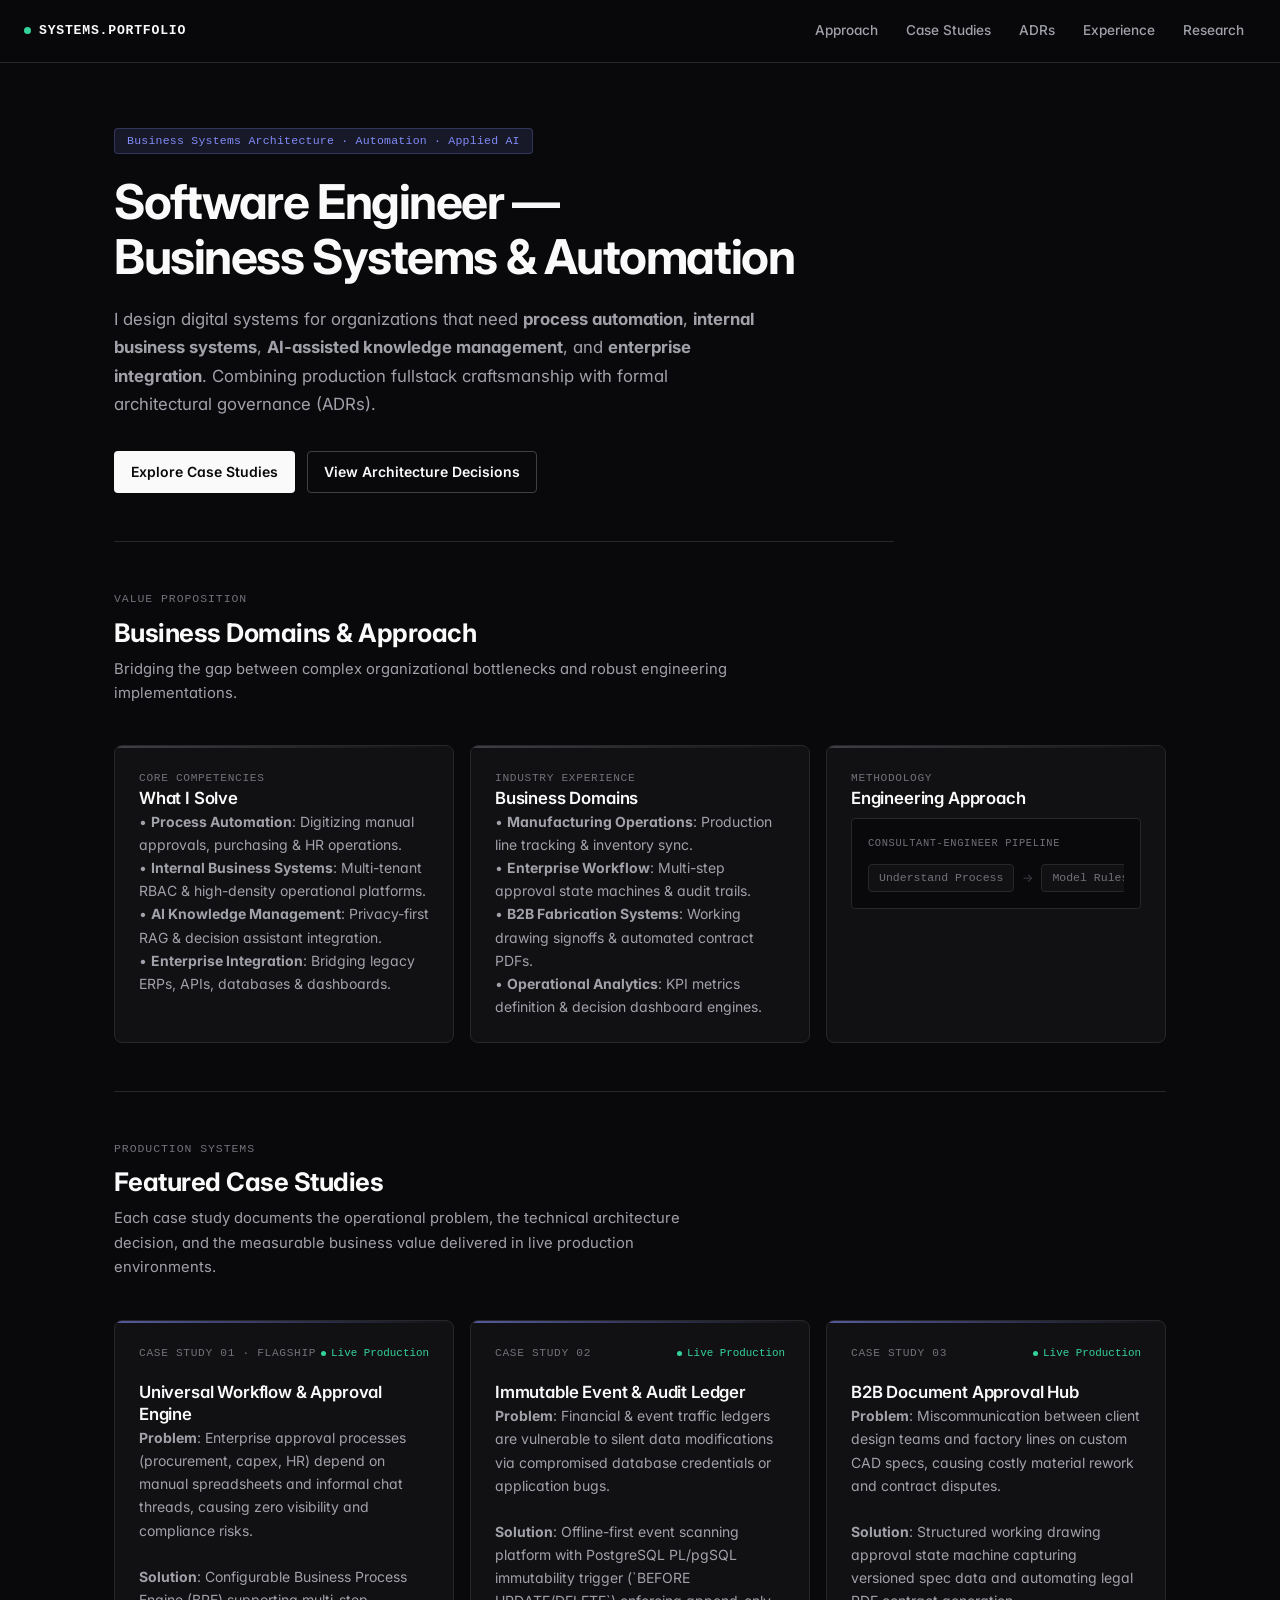
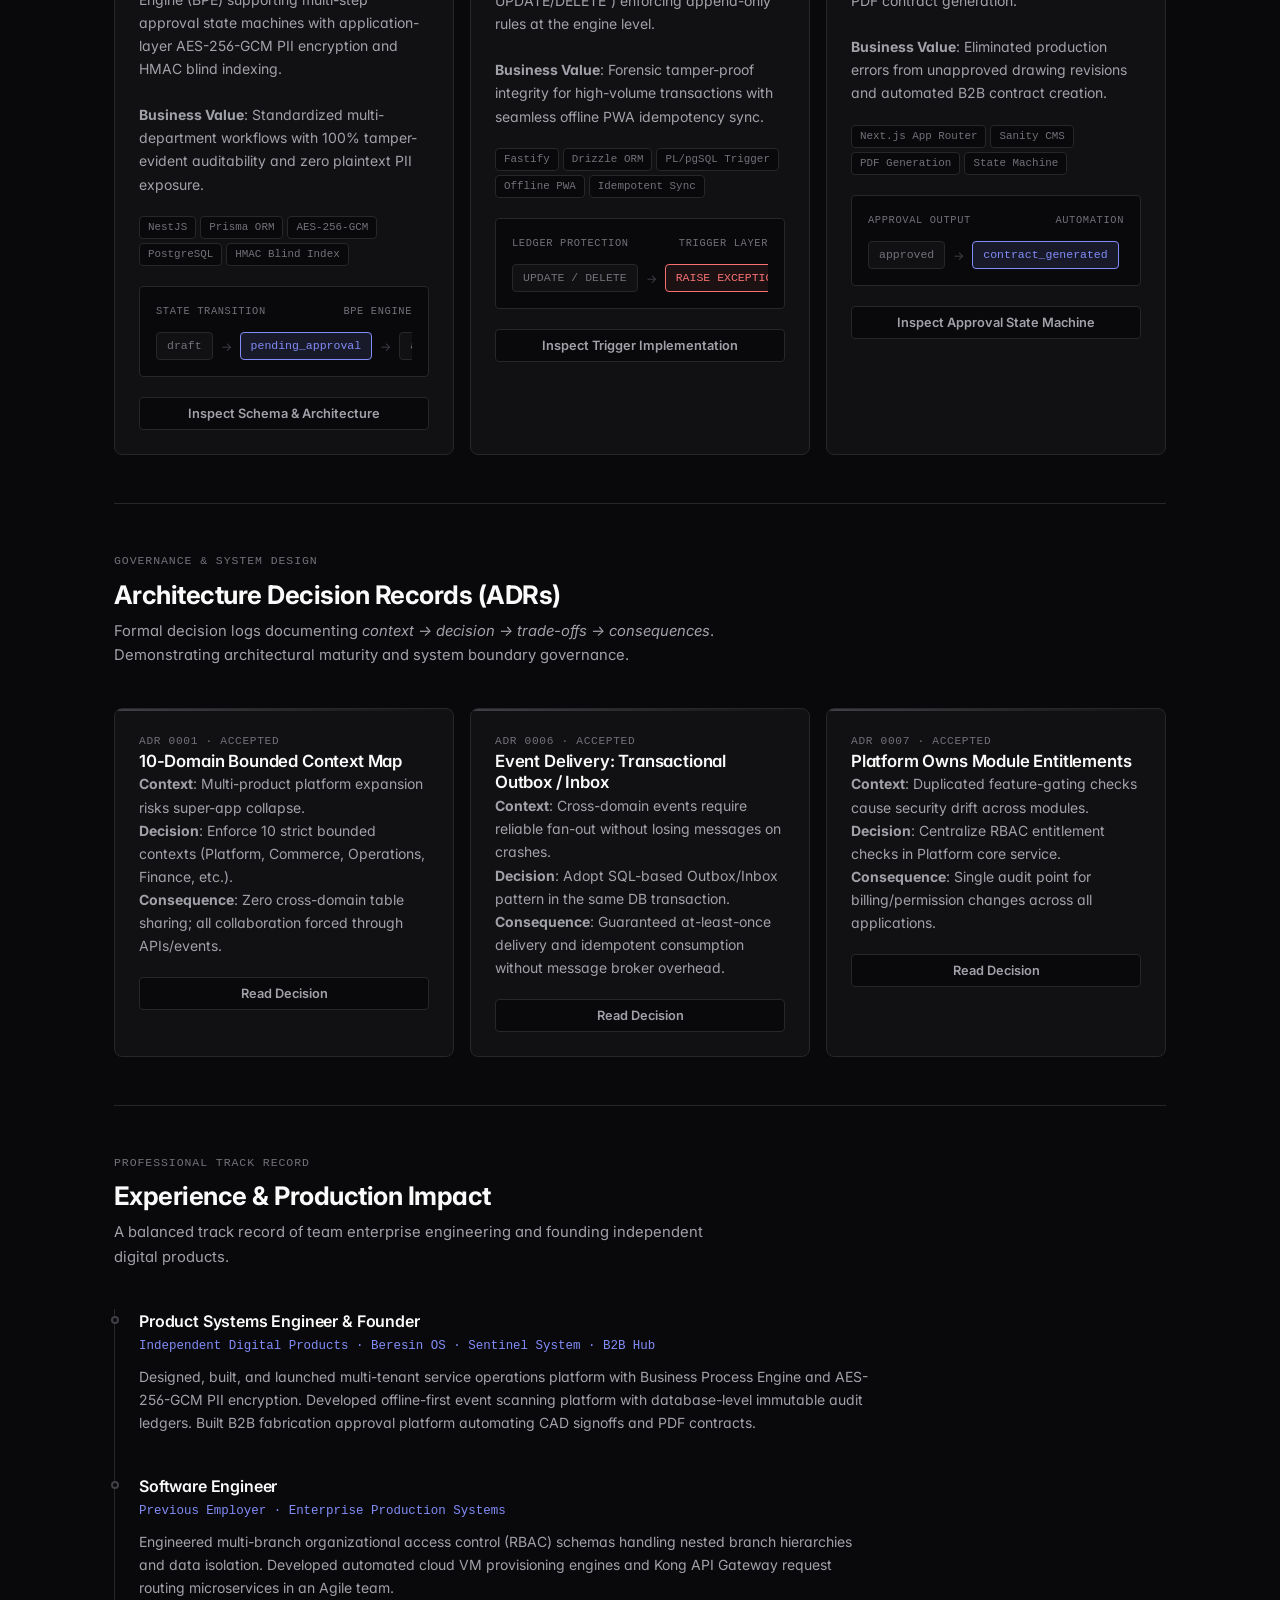
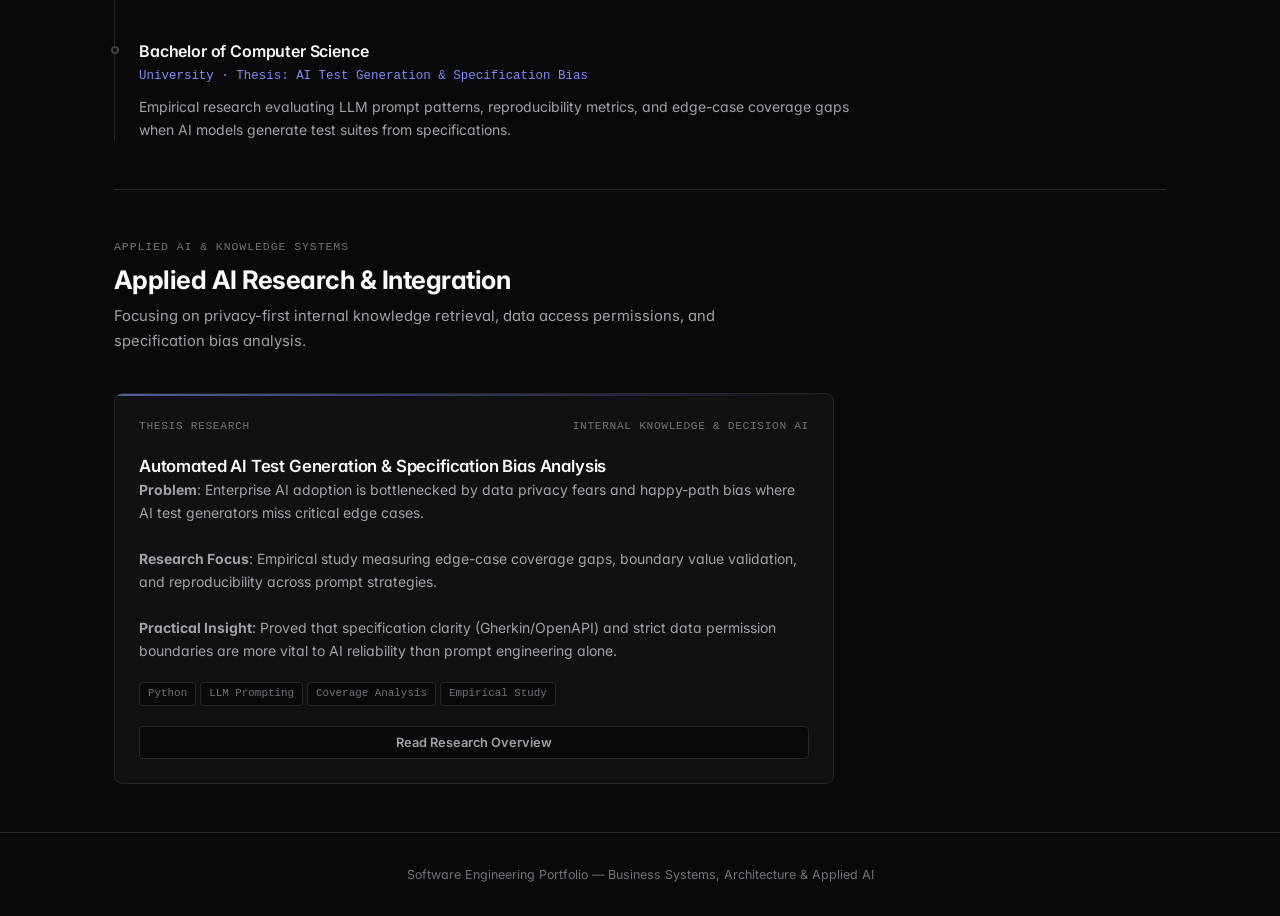
<file: index.html>
<!DOCTYPE html>
<html lang="en">
<head>
  <meta charset="UTF-8">
  <meta name="viewport" content="width=device-width, initial-scale=1.0">
  <title>Software Engineer — Business Systems & Automation | Portfolio</title>
  <meta name="description" content="Production enterprise systems engineering portfolio: multi-tenant workflow engines, immutable PostgreSQL ledgers, B2B state machine signoffs, and Architecture Decision Records (ADRs).">
  <link rel="stylesheet" href="style.css">
</head>
<body>

  <!-- Navigation -->
  <header>
    <div class="logo">SYSTEMS.PORTFOLIO</div>
    <nav aria-label="Main Navigation">
      <a href="#domains">Approach</a>
      <a href="#case-studies">Case Studies</a>
      <a href="#architecture">ADRs</a>
      <a href="#experience">Experience</a>
      <a href="#research">Research</a>
    </nav>
  </header>

  <main class="container">

    <!-- ============================================================
         HERO SECTION — Enhanced with Business Context
         ============================================================ -->
    <section class="hero reveal-on-scroll">
      <div class="badge">Business Systems Architecture · Automation · Applied AI</div>
      <h1>Software Engineer —<br>Business Systems & Automation</h1>
      <p>
        I design digital systems for organizations that need <strong>process automation</strong>,
        <strong>internal business systems</strong>, <strong>AI-assisted knowledge management</strong>, and <strong>enterprise integration</strong>.
        Combining production fullstack craftsmanship with formal architectural governance (ADRs).
      </p>
      <div class="hero-btns">
        <a href="#case-studies" class="btn-primary" id="hero-cta-cases">Explore Case Studies</a>
        <a href="#architecture" class="btn-secondary" id="hero-cta-adrs">View Architecture Decisions</a>
      </div>
    </section>

    <!-- ============================================================
         BUSINESS DOMAINS & ENGINEERING APPROACH (NEW CONTENT BLOCK)
         ============================================================ -->
    <section id="domains">
      <p class="section-label reveal-on-scroll">Value Proposition</p>
      <h2 class="section-title reveal-on-scroll">Business Domains & Approach</h2>
      <p class="section-subtitle reveal-on-scroll">
        Bridging the gap between complex organizational bottlenecks and robust engineering implementations.
      </p>

      <div class="grid-3">
        <!-- Business Domains -->
        <article class="card reveal-on-scroll reveal-delay-1" data-type="adr">
          <div>
            <div class="card-tag">Core Competencies</div>
            <h3>What I Solve</h3>
            <p>
              • <strong>Process Automation</strong>: Digitizing manual approvals, purchasing & HR operations.<br>
              • <strong>Internal Business Systems</strong>: Multi-tenant RBAC & high-density operational platforms.<br>
              • <strong>AI Knowledge Management</strong>: Privacy-first RAG & decision assistant integration.<br>
              • <strong>Enterprise Integration</strong>: Bridging legacy ERPs, APIs, databases & dashboards.
            </p>
          </div>
        </article>

        <!-- Industry Sectors -->
        <article class="card reveal-on-scroll reveal-delay-2" data-type="adr">
          <div>
            <div class="card-tag">Industry Experience</div>
            <h3>Business Domains</h3>
            <p>
              • <strong>Manufacturing Operations</strong>: Production line tracking & inventory sync.<br>
              • <strong>Enterprise Workflow</strong>: Multi-step approval state machines & audit trails.<br>
              • <strong>B2B Fabrication Systems</strong>: Working drawing signoffs & automated contract PDFs.<br>
              • <strong>Operational Analytics</strong>: KPI metrics definition & decision dashboard engines.
            </p>
          </div>
        </article>

        <!-- Engineering Approach -->
        <article class="card reveal-on-scroll reveal-delay-3" data-type="adr">
          <div>
            <div class="card-tag">Methodology</div>
            <h3>Engineering Approach</h3>
            <div class="architecture-flow" style="margin-top: 0.5rem;">
              <div class="flow-title">
                <span>CONSULTANT-ENGINEER PIPELINE</span>
              </div>
              <div class="flow-steps">
                <span class="flow-node">Understand Process</span>
                <span class="flow-arrow">→</span>
                <span class="flow-node">Model Rules</span>
                <span class="flow-arrow">→</span>
                <span class="flow-node active">Design Arch</span>
                <span class="flow-arrow">→</span>
                <span class="flow-node">Measure Impact</span>
              </div>
            </div>
          </div>
        </article>
      </div>
    </section>

    <!-- ============================================================
         CASE STUDIES — Enhanced with Problem → Solution → Value
         ============================================================ -->
    <section id="case-studies">
      <p class="section-label reveal-on-scroll">Production Systems</p>
      <h2 class="section-title reveal-on-scroll">Featured Case Studies</h2>
      <p class="section-subtitle reveal-on-scroll">
        Each case study documents the operational problem, the technical architecture decision, and the measurable business value delivered in live production environments.
      </p>

      <div class="grid-3">

        <!-- Case 1: Flagship Workflow Engine -->
        <article class="card reveal-on-scroll reveal-delay-1" data-type="case-study" id="card-case1">
          <div class="card-meta">
            <span class="card-tag">Case Study 01 · Flagship</span>
            <span class="card-status">Live Production</span>
          </div>
          <div>
            <h3>Universal Workflow & Approval Engine</h3>
            <p>
              <strong>Problem</strong>: Enterprise approval processes (procurement, capex, HR) depend on manual spreadsheets and informal chat threads, causing zero visibility and compliance risks.<br><br>
              <strong>Solution</strong>: Configurable Business Process Engine (BPE) supporting multi-step approval state machines with application-layer AES-256-GCM PII encryption and HMAC blind indexing.<br><br>
              <strong>Business Value</strong>: Standardized multi-department workflows with 100% tamper-evident auditability and zero plaintext PII exposure.
            </p>
          </div>
          <div class="card-tech">
            <span class="tech-pill">NestJS</span>
            <span class="tech-pill">Prisma ORM</span>
            <span class="tech-pill">AES-256-GCM</span>
            <span class="tech-pill">PostgreSQL</span>
            <span class="tech-pill">HMAC Blind Index</span>
          </div>
          <div class="architecture-flow">
            <div class="flow-title">
              <span>STATE TRANSITION</span>
              <span>BPE ENGINE</span>
            </div>
            <div class="flow-steps">
              <span class="flow-node">draft</span>
              <span class="flow-arrow">→</span>
              <span class="flow-node active">pending_approval</span>
              <span class="flow-arrow">→</span>
              <span class="flow-node">approved</span>
            </div>
          </div>
          <button class="card-btn" id="btn-case1" onclick="openModal('modal-case1')">
            Inspect Schema & Architecture
          </button>
        </article>

        <!-- Case 2: Immutable Event Ledger -->
        <article class="card reveal-on-scroll reveal-delay-2" data-type="case-study" id="card-case2">
          <div class="card-meta">
            <span class="card-tag">Case Study 02</span>
            <span class="card-status">Live Production</span>
          </div>
          <div>
            <h3>Immutable Event & Audit Ledger</h3>
            <p>
              <strong>Problem</strong>: Financial & event traffic ledgers are vulnerable to silent data modifications via compromised database credentials or application bugs.<br><br>
              <strong>Solution</strong>: Offline-first event scanning platform with PostgreSQL PL/pgSQL immutability trigger (`BEFORE UPDATE/DELETE`) enforcing append-only rules at the engine level.<br><br>
              <strong>Business Value</strong>: Forensic tamper-proof integrity for high-volume transactions with seamless offline PWA idempotency sync.
            </p>
          </div>
          <div class="card-tech">
            <span class="tech-pill">Fastify</span>
            <span class="tech-pill">Drizzle ORM</span>
            <span class="tech-pill">PL/pgSQL Trigger</span>
            <span class="tech-pill">Offline PWA</span>
            <span class="tech-pill">Idempotent Sync</span>
          </div>
          <div class="architecture-flow">
            <div class="flow-title">
              <span>LEDGER PROTECTION</span>
              <span>TRIGGER LAYER</span>
            </div>
            <div class="flow-steps">
              <span class="flow-node">UPDATE / DELETE</span>
              <span class="flow-arrow">→</span>
              <span class="flow-node active-danger">RAISE EXCEPTION</span>
            </div>
          </div>
          <button class="card-btn" id="btn-case2" onclick="openModal('modal-case2')">
            Inspect Trigger Implementation
          </button>
        </article>

        <!-- Case 3: B2B Document Approval Hub -->
        <article class="card reveal-on-scroll reveal-delay-3" data-type="case-study" id="card-case3">
          <div class="card-meta">
            <span class="card-tag">Case Study 03</span>
            <span class="card-status">Live Production</span>
          </div>
          <div>
            <h3>B2B Document Approval Hub</h3>
            <p>
              <strong>Problem</strong>: Miscommunication between client design teams and factory lines on custom CAD specs, causing costly material rework and contract disputes.<br><br>
              <strong>Solution</strong>: Structured working drawing approval state machine capturing versioned spec data and automating legal PDF contract generation.<br><br>
              <strong>Business Value</strong>: Eliminated production errors from unapproved drawing revisions and automated B2B contract creation.
            </p>
          </div>
          <div class="card-tech">
            <span class="tech-pill">Next.js App Router</span>
            <span class="tech-pill">Sanity CMS</span>
            <span class="tech-pill">PDF Generation</span>
            <span class="tech-pill">State Machine</span>
          </div>
          <div class="architecture-flow">
            <div class="flow-title">
              <span>APPROVAL OUTPUT</span>
              <span>AUTOMATION</span>
            </div>
            <div class="flow-steps">
              <span class="flow-node">approved</span>
              <span class="flow-arrow">→</span>
              <span class="flow-node active">contract_generated</span>
            </div>
          </div>
          <button class="card-btn" id="btn-case3" onclick="openModal('modal-case3')">
            Inspect Approval State Machine
          </button>
        </article>

      </div>
    </section>

    <!-- ============================================================
         ARCHITECTURE DECISION RECORDS (ADRs)
         ============================================================ -->
    <section id="architecture">
      <p class="section-label reveal-on-scroll">Governance & System Design</p>
      <h2 class="section-title reveal-on-scroll">Architecture Decision Records (ADRs)</h2>
      <p class="section-subtitle reveal-on-scroll">
        Formal decision logs documenting <em>context → decision → trade-offs → consequences</em>.
        Demonstrating architectural maturity and system boundary governance.
      </p>

      <div class="grid-3">
        <article class="card reveal-on-scroll reveal-delay-1" data-type="adr" id="card-adr1">
          <div>
            <div class="card-tag">ADR 0001 · Accepted</div>
            <h3>10-Domain Bounded Context Map</h3>
            <p>
              <strong>Context</strong>: Multi-product platform expansion risks super-app collapse.<br>
              <strong>Decision</strong>: Enforce 10 strict bounded contexts (Platform, Commerce, Operations, Finance, etc.).<br>
              <strong>Consequence</strong>: Zero cross-domain table sharing; all collaboration forced through APIs/events.
            </p>
          </div>
          <button class="card-btn" id="btn-adr1" onclick="openModal('modal-adr1')">Read Decision</button>
        </article>

        <article class="card reveal-on-scroll reveal-delay-2" data-type="adr" id="card-adr6">
          <div>
            <div class="card-tag">ADR 0006 · Accepted</div>
            <h3>Event Delivery: Transactional Outbox / Inbox</h3>
            <p>
              <strong>Context</strong>: Cross-domain events require reliable fan-out without losing messages on crashes.<br>
              <strong>Decision</strong>: Adopt SQL-based Outbox/Inbox pattern in the same DB transaction.<br>
              <strong>Consequence</strong>: Guaranteed at-least-once delivery and idempotent consumption without message broker overhead.
            </p>
          </div>
          <button class="card-btn" id="btn-adr6" onclick="openModal('modal-adr6')">Read Decision</button>
        </article>

        <article class="card reveal-on-scroll reveal-delay-3" data-type="adr" id="card-adr7">
          <div>
            <div class="card-tag">ADR 0007 · Accepted</div>
            <h3>Platform Owns Module Entitlements</h3>
            <p>
              <strong>Context</strong>: Duplicated feature-gating checks cause security drift across modules.<br>
              <strong>Decision</strong>: Centralize RBAC entitlement checks in Platform core service.<br>
              <strong>Consequence</strong>: Single audit point for billing/permission changes across all applications.
            </p>
          </div>
          <button class="card-btn" id="btn-adr7" onclick="openModal('modal-adr7')">Read Decision</button>
        </article>
      </div>
    </section>

    <!-- ============================================================
         EXPERIENCE & TIMELINE
         ============================================================ -->
    <section id="experience">
      <p class="section-label reveal-on-scroll">Professional Track Record</p>
      <h2 class="section-title reveal-on-scroll">Experience & Production Impact</h2>
      <p class="section-subtitle reveal-on-scroll">
        A balanced track record of team enterprise engineering and founding independent digital products.
      </p>

      <div class="timeline">
        <div class="timeline-item reveal-on-scroll" id="exp-ventures">
          <div class="timeline-title">Product Systems Engineer & Founder</div>
          <div class="timeline-role">Independent Digital Products · Beresin OS · Sentinel System · B2B Hub</div>
          <div class="timeline-desc">
            Designed, built, and launched multi-tenant service operations platform with Business Process Engine
            and AES-256-GCM PII encryption. Developed offline-first event scanning platform with database-level
            immutable audit ledgers. Built B2B fabrication approval platform automating CAD signoffs and PDF contracts.
          </div>
        </div>

        <div class="timeline-item reveal-on-scroll" id="exp-team">
          <div class="timeline-title">Software Engineer</div>
          <div class="timeline-role">Previous Employer · Enterprise Production Systems</div>
          <div class="timeline-desc">
            Engineered multi-branch organizational access control (RBAC) schemas handling nested branch hierarchies and data isolation.
            Developed automated cloud VM provisioning engines and Kong API Gateway request routing microservices in an Agile team.
          </div>
        </div>

        <div class="timeline-item reveal-on-scroll" id="exp-edu">
          <div class="timeline-title">Bachelor of Computer Science</div>
          <div class="timeline-role">University · Thesis: AI Test Generation & Specification Bias</div>
          <div class="timeline-desc">
            Empirical research evaluating LLM prompt patterns, reproducibility metrics, and edge-case coverage gaps
            when AI models generate test suites from specifications.
          </div>
        </div>
      </div>
    </section>

    <!-- ============================================================
         RESEARCH & AI KNOWLEDGE ASSISTANT
         ============================================================ -->
    <section id="research">
      <p class="section-label reveal-on-scroll">Applied AI & Knowledge Systems</p>
      <h2 class="section-title reveal-on-scroll">Applied AI Research & Integration</h2>
      <p class="section-subtitle reveal-on-scroll">
        Focusing on privacy-first internal knowledge retrieval, data access permissions, and specification bias analysis.
      </p>

      <article class="card reveal-on-scroll" data-type="case-study" id="card-research" style="max-width: 720px;">
        <div class="card-meta">
          <span class="card-tag">Thesis Research</span>
          <span class="card-tag">Internal Knowledge & Decision AI</span>
        </div>
        <div>
          <h3>Automated AI Test Generation & Specification Bias Analysis</h3>
          <p>
            <strong>Problem</strong>: Enterprise AI adoption is bottlenecked by data privacy fears and happy-path bias where AI test generators miss critical edge cases.<br><br>
            <strong>Research Focus</strong>: Empirical study measuring edge-case coverage gaps, boundary value validation, and reproducibility across prompt strategies.<br><br>
            <strong>Practical Insight</strong>: Proved that specification clarity (Gherkin/OpenAPI) and strict data permission boundaries are more vital to AI reliability than prompt engineering alone.
          </p>
        </div>
        <div class="card-tech">
          <span class="tech-pill">Python</span>
          <span class="tech-pill">LLM Prompting</span>
          <span class="tech-pill">Coverage Analysis</span>
          <span class="tech-pill">Empirical Study</span>
        </div>
        <button class="card-btn" id="btn-research" onclick="openModal('modal-research')">
          Read Research Overview
        </button>
      </article>
    </section>

  </main>

  <!-- ============================================================
       MODALS — Preserved exact code blocks
       ============================================================ -->

  <div id="modal-case1" class="modal-overlay" role="dialog" aria-modal="true" aria-labelledby="m1-title">
    <div class="modal-content">
      <button class="modal-close" onclick="closeModal('modal-case1')" aria-label="Close">&times;</button>
      <h2 id="m1-title">Universal Workflow Engine</h2>
      <p style="color:var(--text-muted); margin-bottom:var(--sp-5); font-size:0.875rem;">
        AES-256-GCM + HMAC blind indexing + append-only audit log.
        Domain-agnostic — same engine handles procurement, HR, maintenance, capex.
      </p>
      <div class="code-wrap">
        <div class="code-header">
          <span class="code-lang">Prisma (PostgreSQL)</span>
        </div>
        <pre><code><span class="c-comment">// PII encrypted at application layer — plaintext never stored</span>
<span class="c-keyword">model</span> <span class="c-type">User</span> {
  emailCiphertext  <span class="c-type">String</span>  <span class="c-keyword">@map</span>(<span class="c-string">"email"</span>)            <span class="c-comment">// 🔒 AES-256-GCM ciphertext</span>
  emailBlindIndex  <span class="c-type">String</span>  <span class="c-keyword">@unique @map</span>(<span class="c-string">"email_bidx"</span>)  <span class="c-comment">// 🔎 HMAC-SHA256 for lookups</span>
}

<span class="c-comment">// BPE request — domain-agnostic state machine</span>
<span class="c-keyword">model</span> <span class="c-type">WorkflowRequest</span> {
  domain        <span class="c-type">String</span>          <span class="c-comment">// "procurement" | "hr" | "maintenance"</span>
  payload       <span class="c-type">Json</span>            <span class="c-comment">// typed domain-specific fields</span>
  currentStatus <span class="c-type">WorkflowStatus</span>  <span class="c-keyword">@default</span>(draft)

  <span class="c-keyword">@@index</span>([domain])
  <span class="c-keyword">@@index</span>([currentStatus])
}

<span class="c-comment">// Append-only step log — INSERT only, never UPDATE or DELETE</span>
<span class="c-keyword">model</span> <span class="c-type">ApprovalHistory</span> {
  previousStatus <span class="c-type">WorkflowStatus</span>
  newStatus      <span class="c-type">WorkflowStatus</span>
  executedAt     <span class="c-type">DateTime</span>  <span class="c-keyword">@default</span>(now())

  <span class="c-keyword">@@index</span>([requestId])
}</code></pre>
      </div>
    </div>
  </div>

  <div id="modal-case2" class="modal-overlay" role="dialog" aria-modal="true" aria-labelledby="m2-title">
    <div class="modal-content">
      <button class="modal-close" onclick="closeModal('modal-case2')" aria-label="Close">&times;</button>
      <h2 id="m2-title">Immutable Ledger Trigger</h2>
      <p style="color:var(--text-muted); margin-bottom:var(--sp-5); font-size:0.875rem;">
        PL/pgSQL trigger enforcing append-only semantics at PostgreSQL engine level.
        Cannot be bypassed by any application code, API key, or direct DB session.
      </p>
      <div class="code-wrap">
        <div class="code-header">
          <span class="code-lang">PL/pgSQL (PostgreSQL)</span>
        </div>
        <pre><code><span class="c-keyword">CREATE OR REPLACE FUNCTION</span> enforce_ledger_immutability()
<span class="c-keyword">RETURNS TRIGGER AS</span> $$
<span class="c-keyword">BEGIN</span>
    <span class="c-keyword">IF</span> TG_OP = <span class="c-string">'UPDATE'</span> <span class="c-keyword">THEN</span>
        <span class="c-keyword">RAISE EXCEPTION</span>
            <span class="c-string">'SECURITY VIOLATION: Ledger entry % cannot be modified. Session: "%".'</span>,
            OLD.id, session_user
            <span class="c-keyword">USING ERRCODE</span> = <span class="c-string">'restrict_violation'</span>;  <span class="c-comment">-- SQLSTATE 23001</span>
    <span class="c-keyword">ELSIF</span> TG_OP = <span class="c-string">'DELETE'</span> <span class="c-keyword">THEN</span>
        <span class="c-keyword">RAISE EXCEPTION</span>
            <span class="c-string">'SECURITY VIOLATION: Ledger entry % cannot be deleted. Session: "%".'</span>,
            OLD.id, session_user
            <span class="c-keyword">USING ERRCODE</span> = <span class="c-string">'restrict_violation'</span>;
    <span class="c-keyword">END IF</span>;
    <span class="c-keyword">RETURN NULL</span>;
<span class="c-keyword">END</span>;
$$ <span class="c-keyword">LANGUAGE</span> plpgsql <span class="c-keyword">SECURITY DEFINER</span>;

<span class="c-keyword">CREATE TRIGGER</span> trg_ledger_immutability
    <span class="c-keyword">BEFORE UPDATE OR DELETE ON</span> event_wallet_ledger
    <span class="c-keyword">FOR EACH ROW EXECUTE FUNCTION</span> enforce_ledger_immutability();</code></pre>
      </div>
    </div>
  </div>

  <div id="modal-case3" class="modal-overlay" role="dialog" aria-modal="true" aria-labelledby="m3-title">
    <div class="modal-content">
      <button class="modal-close" onclick="closeModal('modal-case3')" aria-label="Close">&times;</button>
      <h2 id="m3-title">B2B Approval State Machine</h2>
      <p style="color:var(--text-muted); margin-bottom:var(--sp-5); font-size:0.875rem;">
        All valid state transitions defined in one place. Invalid transitions are impossible to express.
        Contract PDF is generated from the approved spec version — not from human-typed text.
      </p>
      <div class="code-wrap">
        <div class="code-header">
          <span class="code-lang">State Machine Diagram</span>
        </div>
        <pre><code>draft
  └─► client_submitted
            └─► internal_review
                      ├─► revision_requested
                      │         └─► client_resubmitted → (back to internal_review)
                      ├─► rejected                    [terminal]
                      └─► approved
                                └─► contract_generated [terminal]
                                          │
                                          └─► PDF: spec_version_id + hash(payload)</code></pre>
      </div>
    </div>
  </div>

  <div id="modal-adr1" class="modal-overlay" role="dialog" aria-modal="true" aria-labelledby="madr1-title">
    <div class="modal-content">
      <button class="modal-close" onclick="closeModal('modal-adr1')" aria-label="Close">&times;</button>
      <h2 id="madr1-title">ADR 0001: 10-Domain Bounded Context Map</h2>
      <p style="color:var(--text-muted); margin-bottom:var(--sp-5); font-size:0.875rem;">Status: Accepted · 2026-06-18</p>
      <p style="font-size:0.9rem; color:var(--text-secondary); margin-bottom:var(--sp-4);"><strong style="color:var(--text-primary);">Context</strong><br>
        The system spans multiple products. Without explicit boundaries, all of it collapses into one
        super-app or fragments into ad-hoc tables with no owner. Options: ~6 broad domains (too coarse),
        ~20 fine domains (too much overhead). 10 domains balances scale and legibility.
      </p>
      <p style="font-size:0.9rem; color:var(--text-secondary); margin-bottom:var(--sp-4);"><strong style="color:var(--text-primary);">Decision</strong><br>
        Adopt 10 domains: Platform · Commerce · Relationship · Operations · Content · Intelligence ·
        Automation · Analytics · Finance · Integration. Each domain owns its model, data, rules, API,
        events, permissions, and lifecycle. The set is closed — a new ADR is required to add or remove.
      </p>
      <p style="font-size:0.9rem; color:var(--text-secondary);"><strong style="color:var(--text-primary);">Consequence</strong><br>
        Every business record has a clear home. Cross-domain collaboration goes through events/APIs,
        never through shared tables. Platform remains a trust layer, not a super-monolith.
      </p>
    </div>
  </div>

  <div id="modal-adr6" class="modal-overlay" role="dialog" aria-modal="true" aria-labelledby="madr6-title">
    <div class="modal-content">
      <button class="modal-close" onclick="closeModal('modal-adr6')" aria-label="Close">&times;</button>
      <h2 id="madr6-title">ADR 0006: Transactional Outbox / Inbox</h2>
      <p style="color:var(--text-muted); margin-bottom:var(--sp-5); font-size:0.875rem;">Status: Accepted · 2026-06-18</p>
      <p style="font-size:0.9rem; color:var(--text-secondary); margin-bottom:var(--sp-4);"><strong style="color:var(--text-primary);">Context</strong><br>
        Domains must collaborate through events, never shared tables. A single paid-order event fans
        out to seven domains. In-process emit loses events on crash. A broker is premature overhead.
      </p>
      <p style="font-size:0.9rem; color:var(--text-secondary); margin-bottom:var(--sp-4);"><strong style="color:var(--text-primary);">Decision</strong><br>
        Each emitting domain owns <code>{domain}_outbox</code>, written in the same DB transaction as the
        state change. Each consuming domain owns <code>{domain}_inbox</code>, keyed by event ID — making
        consumption idempotent. A real broker can be added later without rewriting either table.
      </p>
      <p style="font-size:0.9rem; color:var(--text-secondary);"><strong style="color:var(--text-primary);">Consequence</strong><br>
        No event is lost on crash. No event is processed twice. No new infrastructure at current scale.
      </p>
    </div>
  </div>

  <div id="modal-adr7" class="modal-overlay" role="dialog" aria-modal="true" aria-labelledby="madr7-title">
    <div class="modal-content">
      <button class="modal-close" onclick="closeModal('modal-adr7')" aria-label="Close">&times;</button>
      <h2 id="madr7-title">ADR 0007: Platform Owns Module Entitlements</h2>
      <p style="color:var(--text-muted); margin-bottom:var(--sp-5); font-size:0.875rem;">Status: Accepted · 2026-06-18</p>
      <p style="font-size:0.9rem; color:var(--text-secondary); margin-bottom:var(--sp-4);"><strong style="color:var(--text-primary);">Context</strong><br>
        If each module implements its own entitlement check, the logic diverges over time, edge cases
        are handled inconsistently, and a billing change requires updates across all modules.
      </p>
      <p style="font-size:0.9rem; color:var(--text-secondary); margin-bottom:var(--sp-4);"><strong style="color:var(--text-primary);">Decision</strong><br>
        Platform is the single source of truth for module entitlements. Any module calls the
        Platform entitlement service or reads its cache — never maintains its own entitlement state.
      </p>
      <p style="font-size:0.9rem; color:var(--text-secondary);"><strong style="color:var(--text-primary);">Consequence</strong><br>
        Billing changes propagate automatically. Entitlement logic is tested once, in one place.
        Modules become simpler — they make a query, not a policy decision.
      </p>
    </div>
  </div>

  <div id="modal-research" class="modal-overlay" role="dialog" aria-modal="true" aria-labelledby="mres-title">
    <div class="modal-content">
      <button class="modal-close" onclick="closeModal('modal-research')" aria-label="Close">&times;</button>
      <h2 id="mres-title">AI Test Generation & Specification Bias</h2>
      <p style="color:var(--text-muted); margin-bottom:var(--sp-5); font-size:0.875rem;">Undergraduate Thesis · Empirical Study</p>
      <p style="font-size:0.9rem; color:var(--text-secondary); margin-bottom:var(--sp-4);"><strong style="color:var(--text-primary);">Research Question</strong><br>
        Do LLM-generated test suites systematically overfit to the happy path described in a
        specification, while consistently failing to cover edge cases and negative test paths?
      </p>
      <p style="font-size:0.9rem; color:var(--text-secondary); margin-bottom:var(--sp-4);"><strong style="color:var(--text-primary);">Methodology</strong><br>
        LLM prompting with varied temperature and prompt structures → coverage analysis against
        human-authored test suites → reproducibility testing across multiple sessions.
      </p>
      <p style="font-size:0.9rem; color:var(--text-secondary);"><strong style="color:var(--text-primary);">Key Findings</strong><br>
        Happy-path bias is consistent and measurable. Deterministic sampling (temperature=0) produces
        reproducible bias — not unbiased output. Specification quality is the dominant variable:
        ambiguous specs produce the worst AI coverage regardless of model.
      </p>
    </div>
  </div>

  <footer>
    <p>Software Engineering Portfolio &mdash; Business Systems, Architecture & Applied AI</p>
  </footer>

  <!-- Native JS: IntersectionObserver + Modal (< 800 bytes, 0 dependencies) -->
  <script>
    // Scroll-Driven Reveal
    const observer = new IntersectionObserver(
      (entries) => entries.forEach((e) => {
        if (e.isIntersecting) {
          e.target.classList.add('revealed');
          observer.unobserve(e.target);
        }
      }),
      { threshold: 0.08 }
    );
    document.querySelectorAll('.reveal-on-scroll').forEach((el) => observer.observe(el));

    // Modal control
    function openModal(id) {
      const modal = document.getElementById(id);
      modal.classList.add('active');
      document.body.style.overflow = 'hidden';
      modal.querySelector('.modal-content').focus();
    }

    function closeModal(id) {
      document.getElementById(id).classList.remove('active');
      document.body.style.overflow = '';
    }

    document.querySelectorAll('.modal-overlay').forEach((overlay) =>
      overlay.addEventListener('click', (e) => {
        if (e.target === overlay) closeModal(overlay.id);
      })
    );

    document.addEventListener('keydown', (e) => {
      if (e.key === 'Escape') {
        document.querySelectorAll('.modal-overlay.active').forEach((m) => closeModal(m.id));
      }
    });
  </script>
</body>
</html>
</file>
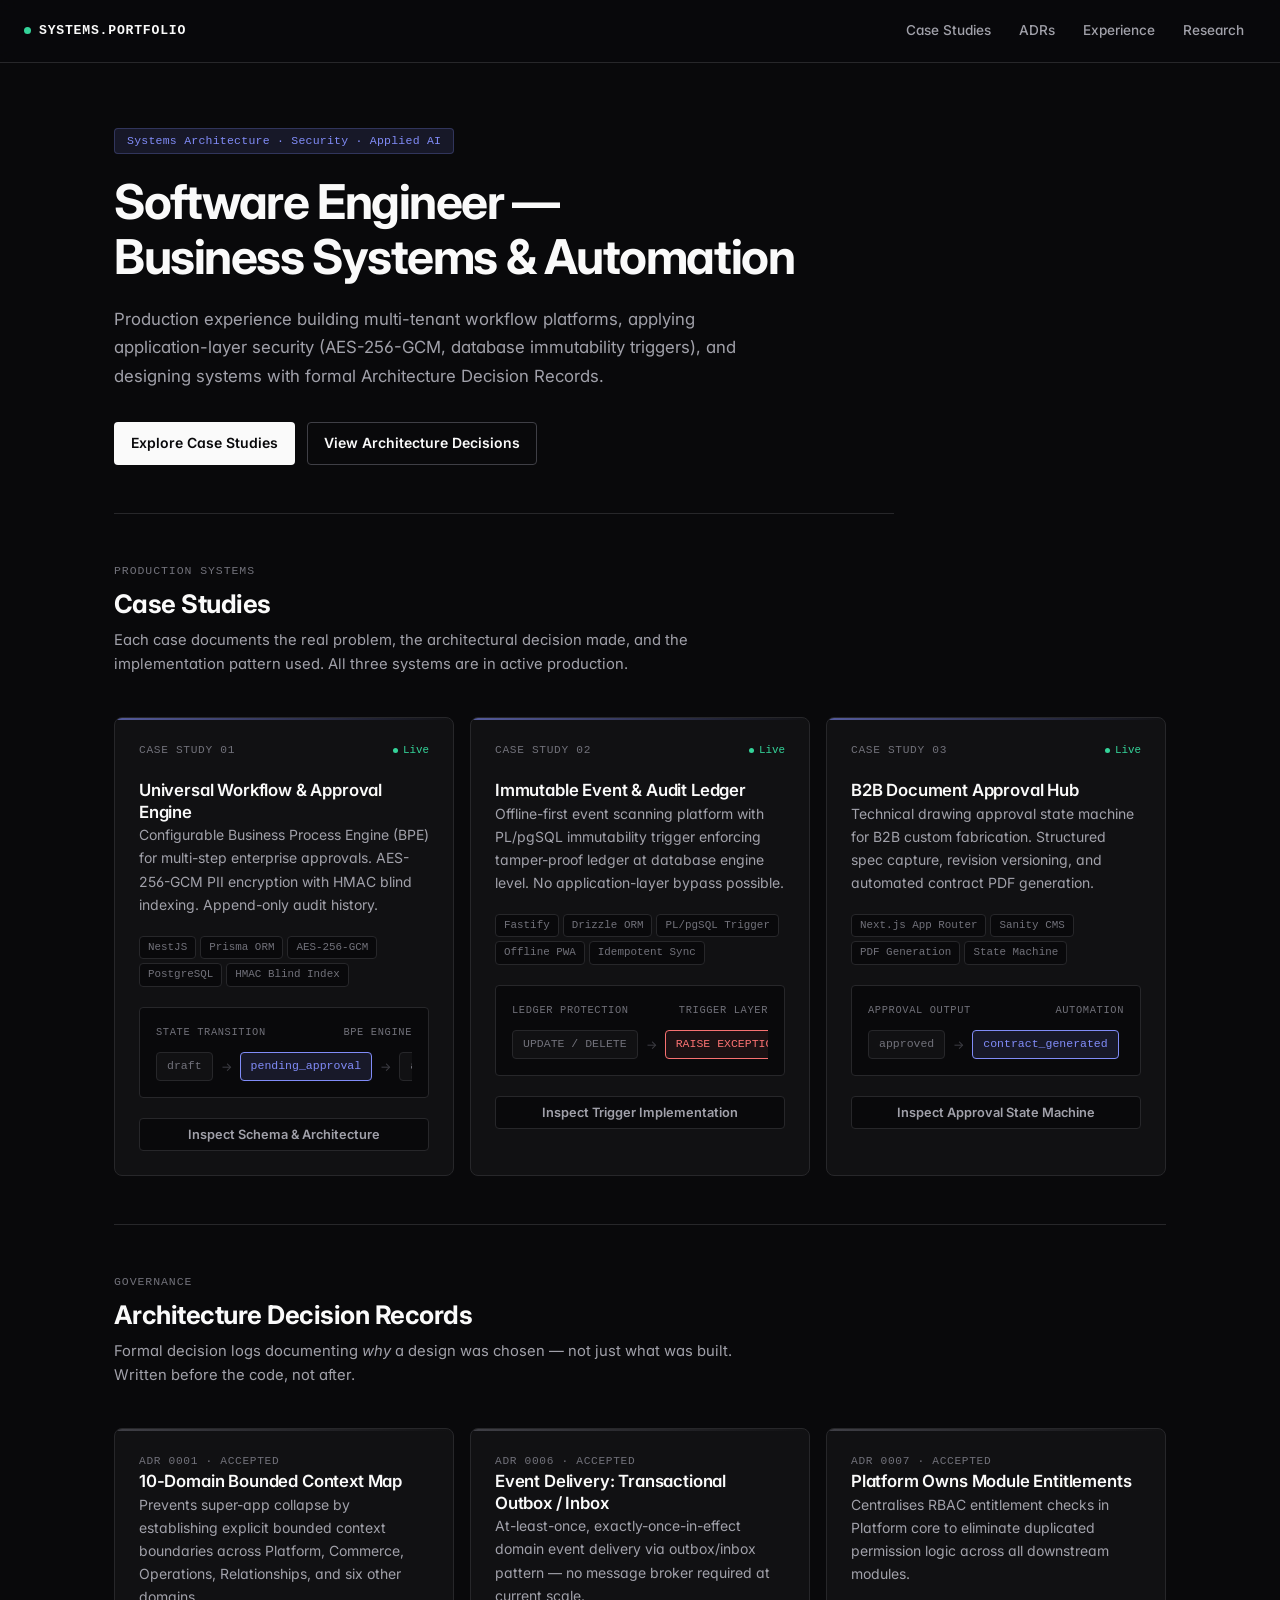
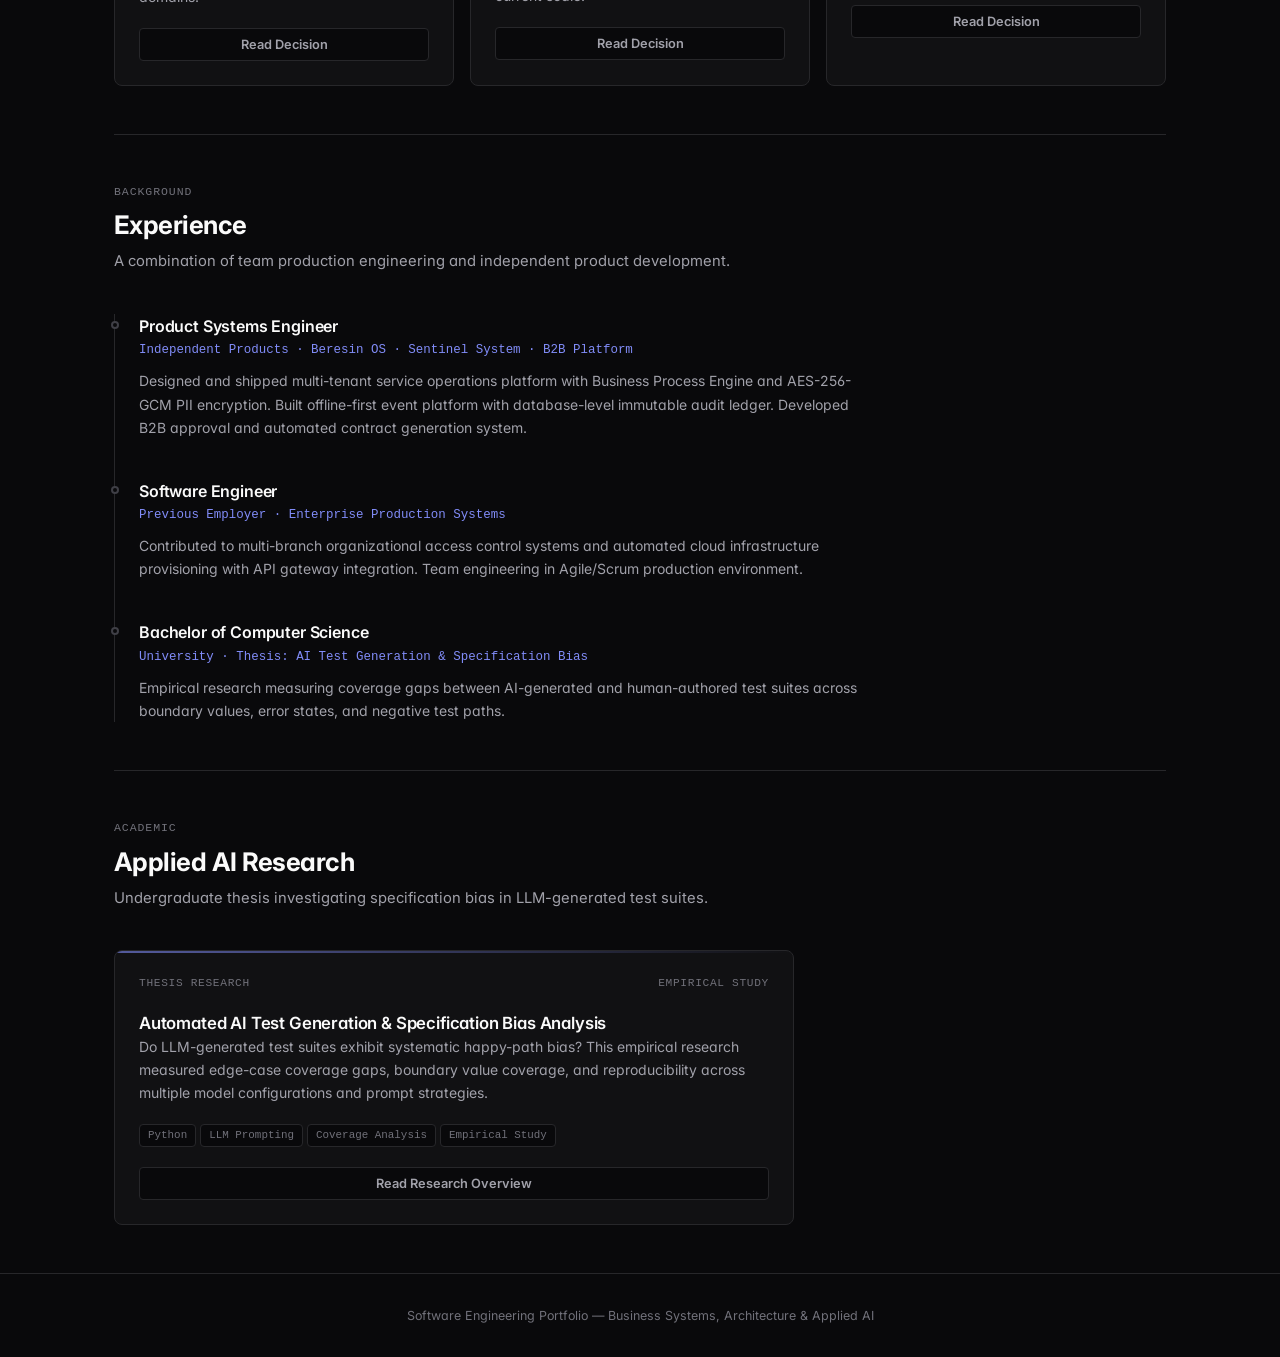
<file: website/index.html>
<!DOCTYPE html>
<html lang="en">
<head>
  <meta charset="UTF-8">
  <meta name="viewport" content="width=device-width, initial-scale=1.0">
  <title>Software Engineer — Business Systems & Automation | Portfolio</title>
  <meta name="description" content="Production enterprise systems engineering portfolio: multi-tenant workflow engines, immutable PostgreSQL ledgers, B2B state machine signoffs, and Architecture Decision Records (ADRs).">
  <link rel="stylesheet" href="style.css">
</head>
<body>

  <!-- Navigation -->
  <header>
    <div class="logo">SYSTEMS.PORTFOLIO</div>
    <nav aria-label="Main Navigation">
      <a href="#case-studies">Case Studies</a>
      <a href="#architecture">ADRs</a>
      <a href="#experience">Experience</a>
      <a href="#research">Research</a>
    </nav>
  </header>

  <main class="container">

    <!-- ============================================================
         HERO
         ============================================================ -->
    <section class="hero reveal-on-scroll">
      <div class="badge">Systems Architecture · Security · Applied AI</div>
      <h1>Software Engineer —<br>Business Systems & Automation</h1>
      <p>
        Production experience building multi-tenant workflow platforms, applying
        application-layer security (AES-256-GCM, database immutability triggers),
        and designing systems with formal Architecture Decision Records.
      </p>
      <div class="hero-btns">
        <a href="#case-studies" class="btn-primary" id="hero-cta-cases">Explore Case Studies</a>
        <a href="#architecture" class="btn-secondary" id="hero-cta-adrs">View Architecture Decisions</a>
      </div>
    </section>

    <!-- ============================================================
         CASE STUDIES
         ============================================================ -->
    <section id="case-studies">
      <p class="section-label reveal-on-scroll">Production Systems</p>
      <h2 class="section-title reveal-on-scroll">Case Studies</h2>
      <p class="section-subtitle reveal-on-scroll">
        Each case documents the real problem, the architectural decision made, and the implementation pattern used. All three systems are in active production.
      </p>

      <div class="grid-3">

        <!-- Case 1 -->
        <article class="card reveal-on-scroll reveal-delay-1" data-type="case-study" id="card-case1">
          <div class="card-meta">
            <span class="card-tag">Case Study 01</span>
            <span class="card-status">Live</span>
          </div>
          <div>
            <h3>Universal Workflow & Approval Engine</h3>
            <p>
              Configurable Business Process Engine (BPE) for multi-step enterprise approvals.
              AES-256-GCM PII encryption with HMAC blind indexing. Append-only audit history.
            </p>
          </div>
          <div class="card-tech">
            <span class="tech-pill">NestJS</span>
            <span class="tech-pill">Prisma ORM</span>
            <span class="tech-pill">AES-256-GCM</span>
            <span class="tech-pill">PostgreSQL</span>
            <span class="tech-pill">HMAC Blind Index</span>
          </div>
          <div class="architecture-flow">
            <div class="flow-title">
              <span>STATE TRANSITION</span>
              <span>BPE ENGINE</span>
            </div>
            <div class="flow-steps">
              <span class="flow-node">draft</span>
              <span class="flow-arrow">→</span>
              <span class="flow-node active">pending_approval</span>
              <span class="flow-arrow">→</span>
              <span class="flow-node">approved</span>
            </div>
          </div>
          <button class="card-btn" id="btn-case1" onclick="openModal('modal-case1')">
            Inspect Schema & Architecture
          </button>
        </article>

        <!-- Case 2 -->
        <article class="card reveal-on-scroll reveal-delay-2" data-type="case-study" id="card-case2">
          <div class="card-meta">
            <span class="card-tag">Case Study 02</span>
            <span class="card-status">Live</span>
          </div>
          <div>
            <h3>Immutable Event & Audit Ledger</h3>
            <p>
              Offline-first event scanning platform with PL/pgSQL immutability trigger
              enforcing tamper-proof ledger at database engine level. No application-layer bypass possible.
            </p>
          </div>
          <div class="card-tech">
            <span class="tech-pill">Fastify</span>
            <span class="tech-pill">Drizzle ORM</span>
            <span class="tech-pill">PL/pgSQL Trigger</span>
            <span class="tech-pill">Offline PWA</span>
            <span class="tech-pill">Idempotent Sync</span>
          </div>
          <div class="architecture-flow">
            <div class="flow-title">
              <span>LEDGER PROTECTION</span>
              <span>TRIGGER LAYER</span>
            </div>
            <div class="flow-steps">
              <span class="flow-node">UPDATE / DELETE</span>
              <span class="flow-arrow">→</span>
              <span class="flow-node active-danger">RAISE EXCEPTION</span>
            </div>
          </div>
          <button class="card-btn" id="btn-case2" onclick="openModal('modal-case2')">
            Inspect Trigger Implementation
          </button>
        </article>

        <!-- Case 3 -->
        <article class="card reveal-on-scroll reveal-delay-3" data-type="case-study" id="card-case3">
          <div class="card-meta">
            <span class="card-tag">Case Study 03</span>
            <span class="card-status">Live</span>
          </div>
          <div>
            <h3>B2B Document Approval Hub</h3>
            <p>
              Technical drawing approval state machine for B2B custom fabrication.
              Structured spec capture, revision versioning, and automated contract PDF generation.
            </p>
          </div>
          <div class="card-tech">
            <span class="tech-pill">Next.js App Router</span>
            <span class="tech-pill">Sanity CMS</span>
            <span class="tech-pill">PDF Generation</span>
            <span class="tech-pill">State Machine</span>
          </div>
          <div class="architecture-flow">
            <div class="flow-title">
              <span>APPROVAL OUTPUT</span>
              <span>AUTOMATION</span>
            </div>
            <div class="flow-steps">
              <span class="flow-node">approved</span>
              <span class="flow-arrow">→</span>
              <span class="flow-node active">contract_generated</span>
            </div>
          </div>
          <button class="card-btn" id="btn-case3" onclick="openModal('modal-case3')">
            Inspect Approval State Machine
          </button>
        </article>

      </div>
    </section>

    <!-- ============================================================
         ADRs
         ============================================================ -->
    <section id="architecture">
      <p class="section-label reveal-on-scroll">Governance</p>
      <h2 class="section-title reveal-on-scroll">Architecture Decision Records</h2>
      <p class="section-subtitle reveal-on-scroll">
        Formal decision logs documenting <em>why</em> a design was chosen — not just what was built.
        Written before the code, not after.
      </p>

      <div class="grid-3">
        <article class="card reveal-on-scroll reveal-delay-1" data-type="adr" id="card-adr1">
          <div>
            <div class="card-tag">ADR 0001 · Accepted</div>
            <h3>10-Domain Bounded Context Map</h3>
            <p>
              Prevents super-app collapse by establishing explicit bounded context boundaries
              across Platform, Commerce, Operations, Relationships, and six other domains.
            </p>
          </div>
          <button class="card-btn" id="btn-adr1" onclick="openModal('modal-adr1')">Read Decision</button>
        </article>

        <article class="card reveal-on-scroll reveal-delay-2" data-type="adr" id="card-adr6">
          <div>
            <div class="card-tag">ADR 0006 · Accepted</div>
            <h3>Event Delivery: Transactional Outbox / Inbox</h3>
            <p>
              At-least-once, exactly-once-in-effect domain event delivery
              via outbox/inbox pattern — no message broker required at current scale.
            </p>
          </div>
          <button class="card-btn" id="btn-adr6" onclick="openModal('modal-adr6')">Read Decision</button>
        </article>

        <article class="card reveal-on-scroll reveal-delay-3" data-type="adr" id="card-adr7">
          <div>
            <div class="card-tag">ADR 0007 · Accepted</div>
            <h3>Platform Owns Module Entitlements</h3>
            <p>
              Centralises RBAC entitlement checks in Platform core to eliminate
              duplicated permission logic across all downstream modules.
            </p>
          </div>
          <button class="card-btn" id="btn-adr7" onclick="openModal('modal-adr7')">Read Decision</button>
        </article>
      </div>
    </section>

    <!-- ============================================================
         EXPERIENCE
         ============================================================ -->
    <section id="experience">
      <p class="section-label reveal-on-scroll">Background</p>
      <h2 class="section-title reveal-on-scroll">Experience</h2>
      <p class="section-subtitle reveal-on-scroll">
        A combination of team production engineering and independent product development.
      </p>

      <div class="timeline">
        <div class="timeline-item reveal-on-scroll" id="exp-ventures">
          <div class="timeline-title">Product Systems Engineer</div>
          <div class="timeline-role">Independent Products · Beresin OS · Sentinel System · B2B Platform</div>
          <div class="timeline-desc">
            Designed and shipped multi-tenant service operations platform with Business Process Engine
            and AES-256-GCM PII encryption. Built offline-first event platform with database-level
            immutable audit ledger. Developed B2B approval and automated contract generation system.
          </div>
        </div>

        <div class="timeline-item reveal-on-scroll" id="exp-team">
          <div class="timeline-title">Software Engineer</div>
          <div class="timeline-role">Previous Employer · Enterprise Production Systems</div>
          <div class="timeline-desc">
            Contributed to multi-branch organizational access control systems and automated
            cloud infrastructure provisioning with API gateway integration.
            Team engineering in Agile/Scrum production environment.
          </div>
        </div>

        <div class="timeline-item reveal-on-scroll" id="exp-edu">
          <div class="timeline-title">Bachelor of Computer Science</div>
          <div class="timeline-role">University · Thesis: AI Test Generation & Specification Bias</div>
          <div class="timeline-desc">
            Empirical research measuring coverage gaps between AI-generated and human-authored
            test suites across boundary values, error states, and negative test paths.
          </div>
        </div>
      </div>
    </section>

    <!-- ============================================================
         RESEARCH
         ============================================================ -->
    <section id="research">
      <p class="section-label reveal-on-scroll">Academic</p>
      <h2 class="section-title reveal-on-scroll">Applied AI Research</h2>
      <p class="section-subtitle reveal-on-scroll">
        Undergraduate thesis investigating specification bias in LLM-generated test suites.
      </p>

      <article class="card reveal-on-scroll" data-type="case-study" id="card-research" style="max-width: 680px;">
        <div class="card-meta">
          <span class="card-tag">Thesis Research</span>
          <span class="card-tag">Empirical Study</span>
        </div>
        <div>
          <h3>Automated AI Test Generation & Specification Bias Analysis</h3>
          <p>
            Do LLM-generated test suites exhibit systematic happy-path bias? This empirical research
            measured edge-case coverage gaps, boundary value coverage, and reproducibility
            across multiple model configurations and prompt strategies.
          </p>
        </div>
        <div class="card-tech">
          <span class="tech-pill">Python</span>
          <span class="tech-pill">LLM Prompting</span>
          <span class="tech-pill">Coverage Analysis</span>
          <span class="tech-pill">Empirical Study</span>
        </div>
        <button class="card-btn" id="btn-research" onclick="openModal('modal-research')">
          Read Research Overview
        </button>
      </article>
    </section>

  </main>

  <!-- ============================================================
       MODALS
       ============================================================ -->

  <div id="modal-case1" class="modal-overlay" role="dialog" aria-modal="true" aria-labelledby="m1-title">
    <div class="modal-content">
      <button class="modal-close" onclick="closeModal('modal-case1')" aria-label="Close">&times;</button>
      <h2 id="m1-title">Universal Workflow Engine</h2>
      <p style="color:var(--text-muted); margin-bottom:var(--sp-5); font-size:0.875rem;">
        AES-256-GCM + HMAC blind indexing + append-only audit log.
        Domain-agnostic — same engine handles procurement, HR, maintenance, capex.
      </p>
      <div class="code-wrap">
        <div class="code-header">
          <span class="code-lang">Prisma (PostgreSQL)</span>
        </div>
        <pre><code><span class="c-comment">// PII encrypted at application layer — plaintext never stored</span>
<span class="c-keyword">model</span> <span class="c-type">User</span> {
  emailCiphertext  <span class="c-type">String</span>  <span class="c-keyword">@map</span>(<span class="c-string">"email"</span>)            <span class="c-comment">// 🔒 AES-256-GCM ciphertext</span>
  emailBlindIndex  <span class="c-type">String</span>  <span class="c-keyword">@unique @map</span>(<span class="c-string">"email_bidx"</span>)  <span class="c-comment">// 🔎 HMAC-SHA256 for lookups</span>
}

<span class="c-comment">// BPE request — domain-agnostic state machine</span>
<span class="c-keyword">model</span> <span class="c-type">WorkflowRequest</span> {
  domain        <span class="c-type">String</span>          <span class="c-comment">// "procurement" | "hr" | "maintenance"</span>
  payload       <span class="c-type">Json</span>            <span class="c-comment">// typed domain-specific fields</span>
  currentStatus <span class="c-type">WorkflowStatus</span>  <span class="c-keyword">@default</span>(draft)

  <span class="c-keyword">@@index</span>([domain])
  <span class="c-keyword">@@index</span>([currentStatus])
}

<span class="c-comment">// Append-only step log — INSERT only, never UPDATE or DELETE</span>
<span class="c-keyword">model</span> <span class="c-type">ApprovalHistory</span> {
  previousStatus <span class="c-type">WorkflowStatus</span>
  newStatus      <span class="c-type">WorkflowStatus</span>
  executedAt     <span class="c-type">DateTime</span>  <span class="c-keyword">@default</span>(now())

  <span class="c-keyword">@@index</span>([requestId])
}</code></pre>
      </div>
    </div>
  </div>

  <div id="modal-case2" class="modal-overlay" role="dialog" aria-modal="true" aria-labelledby="m2-title">
    <div class="modal-content">
      <button class="modal-close" onclick="closeModal('modal-case2')" aria-label="Close">&times;</button>
      <h2 id="m2-title">Immutable Ledger Trigger</h2>
      <p style="color:var(--text-muted); margin-bottom:var(--sp-5); font-size:0.875rem;">
        PL/pgSQL trigger enforcing append-only semantics at PostgreSQL engine level.
        Cannot be bypassed by any application code, API key, or direct DB session.
      </p>
      <div class="code-wrap">
        <div class="code-header">
          <span class="code-lang">PL/pgSQL (PostgreSQL)</span>
        </div>
        <pre><code><span class="c-keyword">CREATE OR REPLACE FUNCTION</span> enforce_ledger_immutability()
<span class="c-keyword">RETURNS TRIGGER AS</span> $$
<span class="c-keyword">BEGIN</span>
    <span class="c-keyword">IF</span> TG_OP = <span class="c-string">'UPDATE'</span> <span class="c-keyword">THEN</span>
        <span class="c-keyword">RAISE EXCEPTION</span>
            <span class="c-string">'SECURITY VIOLATION: Ledger entry % cannot be modified. Session: "%".'</span>,
            OLD.id, session_user
            <span class="c-keyword">USING ERRCODE</span> = <span class="c-string">'restrict_violation'</span>;  <span class="c-comment">-- SQLSTATE 23001</span>
    <span class="c-keyword">ELSIF</span> TG_OP = <span class="c-string">'DELETE'</span> <span class="c-keyword">THEN</span>
        <span class="c-keyword">RAISE EXCEPTION</span>
            <span class="c-string">'SECURITY VIOLATION: Ledger entry % cannot be deleted. Session: "%".'</span>,
            OLD.id, session_user
            <span class="c-keyword">USING ERRCODE</span> = <span class="c-string">'restrict_violation'</span>;
    <span class="c-keyword">END IF</span>;
    <span class="c-keyword">RETURN NULL</span>;
<span class="c-keyword">END</span>;
$$ <span class="c-keyword">LANGUAGE</span> plpgsql <span class="c-keyword">SECURITY DEFINER</span>;

<span class="c-keyword">CREATE TRIGGER</span> trg_ledger_immutability
    <span class="c-keyword">BEFORE UPDATE OR DELETE ON</span> event_wallet_ledger
    <span class="c-keyword">FOR EACH ROW EXECUTE FUNCTION</span> enforce_ledger_immutability();</code></pre>
      </div>
    </div>
  </div>

  <div id="modal-case3" class="modal-overlay" role="dialog" aria-modal="true" aria-labelledby="m3-title">
    <div class="modal-content">
      <button class="modal-close" onclick="closeModal('modal-case3')" aria-label="Close">&times;</button>
      <h2 id="m3-title">B2B Approval State Machine</h2>
      <p style="color:var(--text-muted); margin-bottom:var(--sp-5); font-size:0.875rem;">
        All valid state transitions defined in one place. Invalid transitions are impossible to express.
        Contract PDF is generated from the approved spec version — not from human-typed text.
      </p>
      <div class="code-wrap">
        <div class="code-header">
          <span class="code-lang">State Machine Diagram</span>
        </div>
        <pre><code>draft
  └─► client_submitted
            └─► internal_review
                      ├─► revision_requested
                      │         └─► client_resubmitted
                      │                   └─► (back to internal_review)
                      ├─► rejected                    [terminal]
                      └─► approved
                                └─► contract_generated [terminal]
                                          │
                                          └─► PDF: spec_version_id + hash(payload)</code></pre>
      </div>
    </div>
  </div>

  <div id="modal-adr1" class="modal-overlay" role="dialog" aria-modal="true" aria-labelledby="madr1-title">
    <div class="modal-content">
      <button class="modal-close" onclick="closeModal('modal-adr1')" aria-label="Close">&times;</button>
      <h2 id="madr1-title">ADR 0001: 10-Domain Bounded Context Map</h2>
      <p style="color:var(--text-muted); margin-bottom:var(--sp-5); font-size:0.875rem;">Status: Accepted · 2026-06-18</p>
      <p style="font-size:0.9rem; color:var(--text-secondary); margin-bottom:var(--sp-4);"><strong style="color:var(--text-primary);">Context</strong><br>
        The system spans multiple products. Without explicit boundaries, all of it collapses into one
        super-app or fragments into ad-hoc tables with no owner. Options: ~6 broad domains (too coarse),
        ~20 fine domains (too much overhead). 10 domains balances scale and legibility.
      </p>
      <p style="font-size:0.9rem; color:var(--text-secondary); margin-bottom:var(--sp-4);"><strong style="color:var(--text-primary);">Decision</strong><br>
        Adopt 10 domains: Platform · Commerce · Relationship · Operations · Content · Intelligence ·
        Automation · Analytics · Finance · Integration. Each domain owns its model, data, rules, API,
        events, permissions, and lifecycle. The set is closed — a new ADR is required to add or remove.
      </p>
      <p style="font-size:0.9rem; color:var(--text-secondary);"><strong style="color:var(--text-primary);">Consequence</strong><br>
        Every business record has a clear home. Cross-domain collaboration goes through events/APIs,
        never through shared tables. Platform remains a trust layer, not a super-monolith.
      </p>
    </div>
  </div>

  <div id="modal-adr6" class="modal-overlay" role="dialog" aria-modal="true" aria-labelledby="madr6-title">
    <div class="modal-content">
      <button class="modal-close" onclick="closeModal('modal-adr6')" aria-label="Close">&times;</button>
      <h2 id="madr6-title">ADR 0006: Transactional Outbox / Inbox</h2>
      <p style="color:var(--text-muted); margin-bottom:var(--sp-5); font-size:0.875rem;">Status: Accepted · 2026-06-18</p>
      <p style="font-size:0.9rem; color:var(--text-secondary); margin-bottom:var(--sp-4);"><strong style="color:var(--text-primary);">Context</strong><br>
        Domains must collaborate through events, never shared tables. A single paid-order event fans
        out to seven domains. In-process emit loses events on crash. A broker is premature overhead.
      </p>
      <p style="font-size:0.9rem; color:var(--text-secondary); margin-bottom:var(--sp-4);"><strong style="color:var(--text-primary);">Decision</strong><br>
        Each emitting domain owns <code>{domain}_outbox</code>, written in the same DB transaction as the
        state change. Each consuming domain owns <code>{domain}_inbox</code>, keyed by event ID — making
        consumption idempotent. A real broker can be added later without rewriting either table.
      </p>
      <p style="font-size:0.9rem; color:var(--text-secondary);"><strong style="color:var(--text-primary);">Consequence</strong><br>
        No event is lost on crash. No event is processed twice. No new infrastructure at current scale.
      </p>
    </div>
  </div>

  <div id="modal-adr7" class="modal-overlay" role="dialog" aria-modal="true" aria-labelledby="madr7-title">
    <div class="modal-content">
      <button class="modal-close" onclick="closeModal('modal-adr7')" aria-label="Close">&times;</button>
      <h2 id="madr7-title">ADR 0007: Platform Owns Module Entitlements</h2>
      <p style="color:var(--text-muted); margin-bottom:var(--sp-5); font-size:0.875rem;">Status: Accepted · 2026-06-18</p>
      <p style="font-size:0.9rem; color:var(--text-secondary); margin-bottom:var(--sp-4);"><strong style="color:var(--text-primary);">Context</strong><br>
        If each module implements its own entitlement check, the logic diverges over time, edge cases
        are handled inconsistently, and a billing change requires updates across all modules.
      </p>
      <p style="font-size:0.9rem; color:var(--text-secondary); margin-bottom:var(--sp-4);"><strong style="color:var(--text-primary);">Decision</strong><br>
        Platform is the single source of truth for module entitlements. Any module calls the
        Platform entitlement service or reads its cache — never maintains its own entitlement state.
      </p>
      <p style="font-size:0.9rem; color:var(--text-secondary);"><strong style="color:var(--text-primary);">Consequence</strong><br>
        Billing changes propagate automatically. Entitlement logic is tested once, in one place.
        Modules become simpler — they make a query, not a policy decision.
      </p>
    </div>
  </div>

  <div id="modal-research" class="modal-overlay" role="dialog" aria-modal="true" aria-labelledby="mres-title">
    <div class="modal-content">
      <button class="modal-close" onclick="closeModal('modal-research')" aria-label="Close">&times;</button>
      <h2 id="mres-title">AI Test Generation & Specification Bias</h2>
      <p style="color:var(--text-muted); margin-bottom:var(--sp-5); font-size:0.875rem;">Undergraduate Thesis · Empirical Study</p>
      <p style="font-size:0.9rem; color:var(--text-secondary); margin-bottom:var(--sp-4);"><strong style="color:var(--text-primary);">Research Question</strong><br>
        Do LLM-generated test suites systematically overfit to the happy path described in a
        specification, while consistently failing to cover edge cases and negative test paths?
      </p>
      <p style="font-size:0.9rem; color:var(--text-secondary); margin-bottom:var(--sp-4);"><strong style="color:var(--text-primary);">Methodology</strong><br>
        LLM prompting with varied temperature and prompt structures → coverage analysis against
        human-authored test suites → reproducibility testing across multiple sessions.
      </p>
      <p style="font-size:0.9rem; color:var(--text-secondary);"><strong style="color:var(--text-primary);">Key Findings</strong><br>
        Happy-path bias is consistent and measurable. Deterministic sampling (temperature=0) produces
        reproducible bias — not unbiased output. Specification quality is the dominant variable:
        ambiguous specs produce the worst AI coverage regardless of model.
      </p>
    </div>
  </div>

  <footer>
    <p>Software Engineering Portfolio &mdash; Business Systems, Architecture & Applied AI</p>
  </footer>

  <!-- Native JS: IntersectionObserver + Modal (< 800 bytes, 0 dependencies) -->
  <script>
    // Scroll-Driven Reveal
    const observer = new IntersectionObserver(
      (entries) => entries.forEach((e) => {
        if (e.isIntersecting) {
          e.target.classList.add('revealed');
          observer.unobserve(e.target);
        }
      }),
      { threshold: 0.08 }
    );
    document.querySelectorAll('.reveal-on-scroll').forEach((el) => observer.observe(el));

    // Modal — uses visibility/opacity transition (not display:none)
    function openModal(id) {
      const modal = document.getElementById(id);
      modal.classList.add('active');
      document.body.style.overflow = 'hidden';
      // Move focus to modal content for keyboard accessibility
      modal.querySelector('.modal-content').focus();
    }

    function closeModal(id) {
      document.getElementById(id).classList.remove('active');
      document.body.style.overflow = '';
    }

    // Close on overlay click
    document.querySelectorAll('.modal-overlay').forEach((overlay) =>
      overlay.addEventListener('click', (e) => {
        if (e.target === overlay) closeModal(overlay.id);
      })
    );

    // Close on Escape key
    document.addEventListener('keydown', (e) => {
      if (e.key === 'Escape') {
        document.querySelectorAll('.modal-overlay.active').forEach((m) => closeModal(m.id));
      }
    });
  </script>
</body>
</html>
</file>
<file: style.css>
/* ==========================================================================
   SYSTEMS & ARCHITECTURE PORTFOLIO
   Design System: Anti-AI Slop / High-Precision Enterprise
   Updated: Proper animation, Inter font, differentiated components
   ========================================================================== */

/* Import Inter — sharper, more legible than system stack at all weights */
@import url('https://fonts.googleapis.com/css2?family=Inter:wght@400;500;600;700&display=swap');

/* ============================================================
   DESIGN TOKENS
   ============================================================ */
:root {
  /* Backgrounds — warm-tinted dark, not cold blue-gray */
  --bg-main:          #09090b;
  --bg-surface:       #111113;
  --bg-surface-2:     #18181b;
  --bg-overlay:       rgba(9, 9, 11, 0.88);

  /* Borders */
  --border-muted:     #27272a;
  --border-subtle:    #3f3f46;
  --border-focus:     #6366f1;

  /* Text */
  --text-primary:     #fafafa;
  --text-secondary:   #a1a1aa;
  --text-muted:       #71717a;

  /* Accent — single primary accent, used sparingly */
  --accent:           #818cf8;   /* indigo-400 — readable on dark, not neon */
  --accent-dim:       rgba(129, 140, 248, 0.12);
  --accent-border:    rgba(129, 140, 248, 0.25);

  /* Semantic colors — only for status indicators */
  --status-live:      #34d399;   /* emerald — "live product" dots */
  --status-danger:    #f87171;   /* red — trigger block */

  /* Typography */
  --font-sans: "Inter", -apple-system, BlinkMacSystemFont, "Segoe UI", sans-serif;
  --font-mono: "JetBrains Mono", "Fira Code", ui-monospace, SFMono-Regular, Menlo, monospace;

  /* Spacing Rhythm — strict 4px base */
  --sp-1:  4px;
  --sp-2:  8px;
  --sp-3:  12px;
  --sp-4:  16px;
  --sp-5:  20px;
  --sp-6:  24px;
  --sp-8:  32px;
  --sp-10: 40px;
  --sp-12: 48px;
  --sp-16: 64px;

  /* Easing */
  --ease-apple:  cubic-bezier(0.16, 1, 0.3, 1);
  --ease-linear: linear;
  --dur-fast:    120ms;
  --dur-normal:  220ms;
  --dur-slow:    380ms;

  /* Border Radius */
  --radius-sm: 4px;
  --radius-md: 8px;
  --radius-lg: 12px;
}

/* ============================================================
   RESET & BASE
   ============================================================ */
*, *::before, *::after {
  box-sizing: border-box;
  margin: 0;
  padding: 0;
}

html {
  scroll-behavior: smooth;
  color-scheme: dark;
  -webkit-text-size-adjust: 100%;
}

body {
  font-family: var(--font-sans);
  font-feature-settings: "cv02", "cv03", "cv04", "cv11"; /* Inter optical features */
  background-color: var(--bg-main);
  color: var(--text-primary);
  line-height: 1.6;
  font-size: 15px;
  -webkit-font-smoothing: antialiased;
  -moz-osx-font-smoothing: grayscale;
  overflow-x: hidden;
}

/* ============================================================
   LAYOUT
   ============================================================ */
.container {
  max-width: 1100px;
  margin: 0 auto;
  padding: 0 var(--sp-6);
}

/* ============================================================
   HEADER & NAV
   ============================================================ */
header {
  position: sticky;
  top: 0;
  z-index: 100;
  background: rgba(9, 9, 11, 0.82);
  backdrop-filter: blur(14px) saturate(180%);
  -webkit-backdrop-filter: blur(14px) saturate(180%);
  border-bottom: 1px solid var(--border-muted);
  padding: var(--sp-4) var(--sp-6);
  display: flex;
  justify-content: space-between;
  align-items: center;
}

.logo {
  font-family: var(--font-mono);
  font-size: 0.82rem;
  font-weight: 700;
  letter-spacing: 0.06em;
  color: var(--text-primary);
  display: flex;
  align-items: center;
  gap: var(--sp-2);
}

/* Live status indicator dot — only green dot has meaning (live system) */
.logo::before {
  content: "";
  display: inline-block;
  width: 7px;
  height: 7px;
  background-color: var(--status-live);
  border-radius: 50%;
  /* Subtle breathe — single CSS animation, purposeful (signals "live") */
  animation: breathe 3s ease-in-out infinite;
}

@keyframes breathe {
  0%, 100% { opacity: 1; }
  50%       { opacity: 0.45; }
}

nav {
  display: flex;
  gap: var(--sp-1);
}

nav a {
  color: var(--text-secondary);
  text-decoration: none;
  font-size: 0.85rem;
  font-weight: 500;
  padding: var(--sp-1) var(--sp-3);
  border-radius: var(--radius-sm);
  transition: color var(--dur-fast) var(--ease-apple),
              background-color var(--dur-fast) var(--ease-apple);
}

nav a:hover {
  color: var(--text-primary);
  background: var(--border-muted);
}

nav a:focus-visible {
  outline: 2px solid var(--border-focus);
  outline-offset: 2px;
}

/* ============================================================
   HERO
   ============================================================ */
.hero {
  padding: var(--sp-16) 0 var(--sp-12);
  border-bottom: 1px solid var(--border-muted);
  max-width: 780px;
}

.badge {
  display: inline-flex;
  align-items: center;
  gap: var(--sp-2);
  font-family: var(--font-mono);
  font-size: 0.72rem;
  font-weight: 500;
  color: var(--accent);
  background: var(--accent-dim);
  border: 1px solid var(--accent-border);
  padding: 3px var(--sp-3);
  border-radius: var(--radius-sm);
  letter-spacing: 0.02em;
  margin-bottom: var(--sp-5);
}

.hero h1 {
  font-size: 3rem;
  font-weight: 700;
  letter-spacing: -0.03em;
  line-height: 1.15;
  margin-bottom: var(--sp-5);
  color: var(--text-primary);
}

.hero p {
  font-size: 1.05rem;
  color: var(--text-secondary);
  line-height: 1.7;
  max-width: 640px;
  margin-bottom: var(--sp-8);
}

.hero-btns {
  display: flex;
  gap: var(--sp-3);
  flex-wrap: wrap;
}

/* ============================================================
   BUTTONS
   ============================================================ */
.btn-primary,
.btn-secondary,
.card-btn {
  display: inline-flex;
  align-items: center;
  justify-content: center;
  font-family: var(--font-sans);
  font-size: 0.875rem;
  font-weight: 600;
  padding: 9px var(--sp-4);
  border-radius: var(--radius-sm);
  cursor: pointer;
  text-decoration: none;
  transition: background-color var(--dur-fast) var(--ease-apple),
              color var(--dur-fast) var(--ease-apple),
              border-color var(--dur-fast) var(--ease-apple),
              transform var(--dur-fast) var(--ease-apple);
  border: 1px solid transparent;
  white-space: nowrap;
}

.btn-primary {
  background: var(--text-primary);
  color: var(--bg-main);
}

.btn-primary:hover {
  background: #fff;
  transform: translateY(-1px);
}

.btn-secondary {
  background: transparent;
  color: var(--text-primary);
  border-color: var(--border-subtle);
}

.btn-secondary:hover {
  background: var(--bg-surface-2);
}

.btn-primary:focus-visible,
.btn-secondary:focus-visible,
.card-btn:focus-visible {
  outline: 2px solid var(--border-focus);
  outline-offset: 2px;
}

/* ============================================================
   SECTIONS
   ============================================================ */
section {
  padding: var(--sp-12) 0;
  border-bottom: 1px solid var(--border-muted);
}

section:last-of-type {
  border-bottom: none;
}

.section-label {
  font-family: var(--font-mono);
  font-size: 0.72rem;
  font-weight: 500;
  color: var(--text-muted);
  text-transform: uppercase;
  letter-spacing: 0.08em;
  margin-bottom: var(--sp-2);
}

.section-title {
  font-size: 1.6rem;
  font-weight: 700;
  letter-spacing: -0.02em;
  line-height: 1.25;
  margin-bottom: var(--sp-2);
}

.section-subtitle {
  font-size: 0.925rem;
  color: var(--text-secondary);
  line-height: 1.65;
  max-width: 620px;
  margin-bottom: var(--sp-10);
}

/* ============================================================
   GRID
   ============================================================ */
.grid-3 {
  display: grid;
  grid-template-columns: repeat(auto-fill, minmax(310px, 1fr));
  gap: var(--sp-4);
}

/* ============================================================
   CASE STUDY CARDS
   ============================================================ */
.card {
  background: var(--bg-surface);
  border: 1px solid var(--border-muted);
  border-radius: var(--radius-md);
  padding: var(--sp-6);
  display: flex;
  flex-direction: column;
  gap: var(--sp-5);
  transition: border-color var(--dur-normal) var(--ease-apple),
              box-shadow var(--dur-normal) var(--ease-apple);
  position: relative;
  overflow: hidden;
}

/* Top-edge accent — 3px rule, communicates card type */
.card[data-type="case-study"]::before {
  content: "";
  position: absolute;
  top: 0; left: 0; right: 0;
  height: 2px;
  background: linear-gradient(
    90deg,
    var(--accent) 0%,
    transparent 100%
  );
  opacity: 0.6;
  transition: opacity var(--dur-normal) var(--ease-apple);
}

.card[data-type="adr"]::before {
  content: "";
  position: absolute;
  top: 0; left: 0; right: 0;
  height: 2px;
  background: linear-gradient(
    90deg,
    var(--border-subtle) 0%,
    transparent 100%
  );
  opacity: 1;
}

.card:hover {
  border-color: var(--border-subtle);
  box-shadow: 0 4px 20px rgba(0, 0, 0, 0.5);
}

.card[data-type="case-study"]:hover::before {
  opacity: 1;
}

.card-meta {
  display: flex;
  align-items: center;
  justify-content: space-between;
}

.card-tag {
  font-family: var(--font-mono);
  font-size: 0.7rem;
  color: var(--text-muted);
  text-transform: uppercase;
  letter-spacing: 0.06em;
}

/* Live indicator badge — only on live products */
.card-status {
  display: inline-flex;
  align-items: center;
  gap: 5px;
  font-family: var(--font-mono);
  font-size: 0.68rem;
  color: var(--status-live);
}

.card-status::before {
  content: "";
  width: 5px;
  height: 5px;
  background: var(--status-live);
  border-radius: 50%;
}

.card h3 {
  font-size: 1.05rem;
  font-weight: 600;
  letter-spacing: -0.01em;
  line-height: 1.3;
  color: var(--text-primary);
}

.card > p,
.card > div > p {
  font-size: 0.875rem;
  color: var(--text-secondary);
  line-height: 1.65;
}

.card-tech {
  display: flex;
  flex-wrap: wrap;
  gap: var(--sp-1);
}

.tech-pill {
  font-family: var(--font-mono);
  font-size: 0.68rem;
  padding: 2px var(--sp-2);
  background: var(--bg-main);
  border: 1px solid var(--border-muted);
  border-radius: var(--radius-sm);
  color: var(--text-muted);
}

.card-btn {
  width: 100%;
  background: var(--bg-main);
  color: var(--text-secondary);
  border: 1px solid var(--border-muted);
  font-size: 0.8rem;
  padding: 8px var(--sp-4);
}

.card-btn:hover {
  background: var(--bg-surface-2);
  border-color: var(--border-subtle);
  color: var(--text-primary);
}

/* ============================================================
   ARCHITECTURE FLOW VISUALIZER
   ============================================================ */
.architecture-flow {
  background: var(--bg-main);
  border: 1px solid var(--border-muted);
  border-radius: var(--radius-sm);
  padding: var(--sp-4);
}

.flow-title {
  display: flex;
  justify-content: space-between;
  font-family: var(--font-mono);
  font-size: 0.65rem;
  color: var(--text-muted);
  text-transform: uppercase;
  letter-spacing: 0.06em;
  margin-bottom: var(--sp-3);
}

.flow-steps {
  display: flex;
  align-items: center;
  gap: var(--sp-2);
  overflow-x: auto;
  scrollbar-width: none;
}

.flow-steps::-webkit-scrollbar { display: none; }

.flow-node {
  font-family: var(--font-mono);
  font-size: 0.72rem;
  padding: 4px 10px;
  background: var(--bg-surface);
  border: 1px solid var(--border-muted);
  border-radius: var(--radius-sm);
  white-space: nowrap;
  color: var(--text-muted);
  flex-shrink: 0;
}

/* Active node — purposeful pulse, communicates "current state" */
.flow-node.active {
  border-color: var(--accent);
  color: var(--accent);
  background: var(--accent-dim);
  animation: node-pulse 2.5s ease-in-out infinite;
}

.flow-node.active-danger {
  border-color: var(--status-danger);
  color: var(--status-danger);
  background: rgba(248, 113, 113, 0.08);
}

@keyframes node-pulse {
  0%, 100% { opacity: 1; }
  50%       { opacity: 0.65; }
}

.flow-arrow {
  color: var(--border-subtle);
  font-size: 0.75rem;
  flex-shrink: 0;
}

/* ============================================================
   TIMELINE
   ============================================================ */
.timeline {
  display: flex;
  flex-direction: column;
  gap: var(--sp-10);
  padding-left: var(--sp-6);
  border-left: 1px solid var(--border-muted);
  max-width: 760px;
}

.timeline-item {
  position: relative;
}

.timeline-item::before {
  content: "";
  position: absolute;
  left: calc(-1 * var(--sp-6) - 4px);
  top: 7px;
  width: 8px;
  height: 8px;
  background: var(--bg-main);
  border: 2px solid var(--border-subtle);
  border-radius: 50%;
  transition: border-color var(--dur-fast) var(--ease-apple),
              background-color var(--dur-fast) var(--ease-apple);
}

.timeline-item:hover::before {
  border-color: var(--accent);
  background: var(--accent-dim);
}

.timeline-title {
  font-size: 1rem;
  font-weight: 600;
  letter-spacing: -0.01em;
  color: var(--text-primary);
  margin-bottom: 2px;
}

.timeline-role {
  font-family: var(--font-mono);
  font-size: 0.78rem;
  color: var(--accent);
  margin-bottom: var(--sp-2);
}

.timeline-desc {
  font-size: 0.875rem;
  color: var(--text-secondary);
  line-height: 1.65;
}

/* ============================================================
   MODAL — CORRECT ANIMATION PATTERN
   CSS trick: visibility + opacity for animatable overlay
   display:none → display:flex cannot animate; this can.
   ============================================================ */
.modal-overlay {
  position: fixed;
  inset: 0;
  z-index: 200;
  background: var(--bg-overlay);
  backdrop-filter: blur(10px) saturate(160%);
  -webkit-backdrop-filter: blur(10px) saturate(160%);
  display: flex;
  align-items: center;
  justify-content: center;
  padding: var(--sp-6);
  /* Invisible but present in DOM — this allows animation */
  opacity: 0;
  visibility: hidden;
  transition: opacity var(--dur-normal) var(--ease-apple),
              visibility var(--dur-normal) var(--ease-apple);
}

.modal-overlay.active {
  opacity: 1;
  visibility: visible;
}

.modal-content {
  background: var(--bg-surface);
  border: 1px solid var(--border-subtle);
  border-radius: var(--radius-lg);
  max-width: 740px;
  width: 100%;
  max-height: 82vh;
  overflow-y: auto;
  padding: var(--sp-8);
  position: relative;
  box-shadow:
    0 0 0 1px rgba(255,255,255,0.05) inset,
    0 24px 48px rgba(0, 0, 0, 0.7);
  transform: scale(0.96) translateY(6px);
  transition: transform var(--dur-slow) var(--ease-apple);
}

.modal-overlay.active .modal-content {
  transform: scale(1) translateY(0);
}

/* Modal scrollbar — discreet */
.modal-content::-webkit-scrollbar { width: 4px; }
.modal-content::-webkit-scrollbar-track { background: transparent; }
.modal-content::-webkit-scrollbar-thumb { background: var(--border-subtle); border-radius: 2px; }

.modal-close {
  position: absolute;
  top: var(--sp-5);
  right: var(--sp-5);
  background: var(--bg-main);
  border: 1px solid var(--border-muted);
  color: var(--text-muted);
  font-size: 1rem;
  line-height: 1;
  cursor: pointer;
  padding: 5px 8px;
  border-radius: var(--radius-sm);
  transition: color var(--dur-fast) var(--ease-apple),
              background-color var(--dur-fast) var(--ease-apple);
}

.modal-close:hover {
  color: var(--text-primary);
  background: var(--bg-surface-2);
}

.modal-content h2 {
  font-size: 1.25rem;
  font-weight: 700;
  letter-spacing: -0.02em;
  margin-bottom: var(--sp-2);
  padding-right: var(--sp-10);
  line-height: 1.3;
}

/* ============================================================
   CODE BLOCKS — token coloring without a library
   ============================================================ */
.code-wrap {
  margin-top: var(--sp-4);
  border: 1px solid var(--border-muted);
  border-radius: var(--radius-md);
  overflow: hidden;
}

.code-header {
  display: flex;
  align-items: center;
  justify-content: space-between;
  background: var(--bg-surface-2);
  border-bottom: 1px solid var(--border-muted);
  padding: var(--sp-2) var(--sp-4);
}

.code-lang {
  font-family: var(--font-mono);
  font-size: 0.68rem;
  color: var(--text-muted);
  text-transform: uppercase;
  letter-spacing: 0.06em;
}

pre {
  background: var(--bg-main);
  padding: var(--sp-5);
  font-family: var(--font-mono);
  font-size: 0.8rem;
  line-height: 1.65;
  color: #e4e4e7;
  overflow-x: auto;
  margin: 0;
  scrollbar-width: thin;
  scrollbar-color: var(--border-subtle) transparent;
}

pre::-webkit-scrollbar { height: 4px; }
pre::-webkit-scrollbar-thumb { background: var(--border-subtle); border-radius: 2px; }

code {
  font-family: var(--font-mono);
  font-size: 0.8rem;
}

/* Inline comment coloring in <pre> — avoids a JS library */
.c-comment  { color: #52525b; font-style: italic; }
.c-keyword  { color: #a78bfa; }
.c-string   { color: #6ee7b7; }
.c-type     { color: #93c5fd; }
.c-operator { color: #e4e4e7; }

/* ============================================================
   SCROLL-DRIVEN REVEAL
   Stagger delays applied via data-delay attribute in HTML
   ============================================================ */
.reveal-on-scroll {
  opacity: 0;
  transform: translateY(12px);
  transition: opacity var(--dur-slow) var(--ease-apple),
              transform var(--dur-slow) var(--ease-apple);
}

.reveal-on-scroll.revealed {
  opacity: 1;
  transform: translateY(0);
}

/* Stagger: cards in grid get a small delay multiplier */
.reveal-delay-1 { transition-delay: 60ms; }
.reveal-delay-2 { transition-delay: 120ms; }
.reveal-delay-3 { transition-delay: 180ms; }

/* ============================================================
   FOOTER
   ============================================================ */
footer {
  padding: var(--sp-8) 0;
  text-align: center;
  font-size: 0.78rem;
  color: var(--text-muted);
  border-top: 1px solid var(--border-muted);
}

/* ============================================================
   RESPONSIVE
   Three explicit breakpoints — 375, 768, 1280
   ============================================================ */

/* Tablet */
@media (max-width: 768px) {
  .hero h1 {
    font-size: 2.2rem;
  }

  .grid-3 {
    grid-template-columns: 1fr;
  }

  .modal-content {
    padding: var(--sp-6);
    max-height: 90vh;
  }
}

/* Mobile */
@media (max-width: 480px) {
  header {
    flex-direction: column;
    align-items: flex-start;
    gap: var(--sp-3);
    padding: var(--sp-3) var(--sp-4);
  }

  nav {
    gap: 2px;
    width: 100%;
  }

  nav a {
    font-size: 0.8rem;
    padding: var(--sp-1) var(--sp-2);
  }

  .container {
    padding: 0 var(--sp-4);
  }

  .hero {
    padding: var(--sp-10) 0 var(--sp-8);
  }

  .hero h1 {
    font-size: 1.75rem;
    letter-spacing: -0.02em;
  }

  .hero p {
    font-size: 0.95rem;
  }

  .hero-btns {
    flex-direction: column;
  }

  .btn-primary, .btn-secondary {
    width: 100%;
    justify-content: center;
  }

  .timeline {
    padding-left: var(--sp-5);
  }

  .modal-content {
    padding: var(--sp-5);
    border-radius: var(--radius-md);
  }
}
</file>
<file: website/style.css>
/* ==========================================================================
   SYSTEMS & ARCHITECTURE PORTFOLIO
   Design System: Anti-AI Slop / High-Precision Enterprise
   Updated: Proper animation, Inter font, differentiated components
   ========================================================================== */

/* Import Inter — sharper, more legible than system stack at all weights */
@import url('https://fonts.googleapis.com/css2?family=Inter:wght@400;500;600;700&display=swap');

/* ============================================================
   DESIGN TOKENS
   ============================================================ */
:root {
  /* Backgrounds — warm-tinted dark, not cold blue-gray */
  --bg-main:          #09090b;
  --bg-surface:       #111113;
  --bg-surface-2:     #18181b;
  --bg-overlay:       rgba(9, 9, 11, 0.88);

  /* Borders */
  --border-muted:     #27272a;
  --border-subtle:    #3f3f46;
  --border-focus:     #6366f1;

  /* Text */
  --text-primary:     #fafafa;
  --text-secondary:   #a1a1aa;
  --text-muted:       #71717a;

  /* Accent — single primary accent, used sparingly */
  --accent:           #818cf8;   /* indigo-400 — readable on dark, not neon */
  --accent-dim:       rgba(129, 140, 248, 0.12);
  --accent-border:    rgba(129, 140, 248, 0.25);

  /* Semantic colors — only for status indicators */
  --status-live:      #34d399;   /* emerald — "live product" dots */
  --status-danger:    #f87171;   /* red — trigger block */

  /* Typography */
  --font-sans: "Inter", -apple-system, BlinkMacSystemFont, "Segoe UI", sans-serif;
  --font-mono: "JetBrains Mono", "Fira Code", ui-monospace, SFMono-Regular, Menlo, monospace;

  /* Spacing Rhythm — strict 4px base */
  --sp-1:  4px;
  --sp-2:  8px;
  --sp-3:  12px;
  --sp-4:  16px;
  --sp-5:  20px;
  --sp-6:  24px;
  --sp-8:  32px;
  --sp-10: 40px;
  --sp-12: 48px;
  --sp-16: 64px;

  /* Easing */
  --ease-apple:  cubic-bezier(0.16, 1, 0.3, 1);
  --ease-linear: linear;
  --dur-fast:    120ms;
  --dur-normal:  220ms;
  --dur-slow:    380ms;

  /* Border Radius */
  --radius-sm: 4px;
  --radius-md: 8px;
  --radius-lg: 12px;
}

/* ============================================================
   RESET & BASE
   ============================================================ */
*, *::before, *::after {
  box-sizing: border-box;
  margin: 0;
  padding: 0;
}

html {
  scroll-behavior: smooth;
  color-scheme: dark;
  -webkit-text-size-adjust: 100%;
}

body {
  font-family: var(--font-sans);
  font-feature-settings: "cv02", "cv03", "cv04", "cv11"; /* Inter optical features */
  background-color: var(--bg-main);
  color: var(--text-primary);
  line-height: 1.6;
  font-size: 15px;
  -webkit-font-smoothing: antialiased;
  -moz-osx-font-smoothing: grayscale;
  overflow-x: hidden;
}

/* ============================================================
   LAYOUT
   ============================================================ */
.container {
  max-width: 1100px;
  margin: 0 auto;
  padding: 0 var(--sp-6);
}

/* ============================================================
   HEADER & NAV
   ============================================================ */
header {
  position: sticky;
  top: 0;
  z-index: 100;
  background: rgba(9, 9, 11, 0.82);
  backdrop-filter: blur(14px) saturate(180%);
  -webkit-backdrop-filter: blur(14px) saturate(180%);
  border-bottom: 1px solid var(--border-muted);
  padding: var(--sp-4) var(--sp-6);
  display: flex;
  justify-content: space-between;
  align-items: center;
}

.logo {
  font-family: var(--font-mono);
  font-size: 0.82rem;
  font-weight: 700;
  letter-spacing: 0.06em;
  color: var(--text-primary);
  display: flex;
  align-items: center;
  gap: var(--sp-2);
}

/* Live status indicator dot — only green dot has meaning (live system) */
.logo::before {
  content: "";
  display: inline-block;
  width: 7px;
  height: 7px;
  background-color: var(--status-live);
  border-radius: 50%;
  /* Subtle breathe — single CSS animation, purposeful (signals "live") */
  animation: breathe 3s ease-in-out infinite;
}

@keyframes breathe {
  0%, 100% { opacity: 1; }
  50%       { opacity: 0.45; }
}

nav {
  display: flex;
  gap: var(--sp-1);
}

nav a {
  color: var(--text-secondary);
  text-decoration: none;
  font-size: 0.85rem;
  font-weight: 500;
  padding: var(--sp-1) var(--sp-3);
  border-radius: var(--radius-sm);
  transition: color var(--dur-fast) var(--ease-apple),
              background-color var(--dur-fast) var(--ease-apple);
}

nav a:hover {
  color: var(--text-primary);
  background: var(--border-muted);
}

nav a:focus-visible {
  outline: 2px solid var(--border-focus);
  outline-offset: 2px;
}

/* ============================================================
   HERO
   ============================================================ */
.hero {
  padding: var(--sp-16) 0 var(--sp-12);
  border-bottom: 1px solid var(--border-muted);
  max-width: 780px;
}

.badge {
  display: inline-flex;
  align-items: center;
  gap: var(--sp-2);
  font-family: var(--font-mono);
  font-size: 0.72rem;
  font-weight: 500;
  color: var(--accent);
  background: var(--accent-dim);
  border: 1px solid var(--accent-border);
  padding: 3px var(--sp-3);
  border-radius: var(--radius-sm);
  letter-spacing: 0.02em;
  margin-bottom: var(--sp-5);
}

.hero h1 {
  font-size: 3rem;
  font-weight: 700;
  letter-spacing: -0.03em;
  line-height: 1.15;
  margin-bottom: var(--sp-5);
  color: var(--text-primary);
}

.hero p {
  font-size: 1.05rem;
  color: var(--text-secondary);
  line-height: 1.7;
  max-width: 640px;
  margin-bottom: var(--sp-8);
}

.hero-btns {
  display: flex;
  gap: var(--sp-3);
  flex-wrap: wrap;
}

/* ============================================================
   BUTTONS
   ============================================================ */
.btn-primary,
.btn-secondary,
.card-btn {
  display: inline-flex;
  align-items: center;
  justify-content: center;
  font-family: var(--font-sans);
  font-size: 0.875rem;
  font-weight: 600;
  padding: 9px var(--sp-4);
  border-radius: var(--radius-sm);
  cursor: pointer;
  text-decoration: none;
  transition: background-color var(--dur-fast) var(--ease-apple),
              color var(--dur-fast) var(--ease-apple),
              border-color var(--dur-fast) var(--ease-apple),
              transform var(--dur-fast) var(--ease-apple);
  border: 1px solid transparent;
  white-space: nowrap;
}

.btn-primary {
  background: var(--text-primary);
  color: var(--bg-main);
}

.btn-primary:hover {
  background: #fff;
  transform: translateY(-1px);
}

.btn-secondary {
  background: transparent;
  color: var(--text-primary);
  border-color: var(--border-subtle);
}

.btn-secondary:hover {
  background: var(--bg-surface-2);
}

.btn-primary:focus-visible,
.btn-secondary:focus-visible,
.card-btn:focus-visible {
  outline: 2px solid var(--border-focus);
  outline-offset: 2px;
}

/* ============================================================
   SECTIONS
   ============================================================ */
section {
  padding: var(--sp-12) 0;
  border-bottom: 1px solid var(--border-muted);
}

section:last-of-type {
  border-bottom: none;
}

.section-label {
  font-family: var(--font-mono);
  font-size: 0.72rem;
  font-weight: 500;
  color: var(--text-muted);
  text-transform: uppercase;
  letter-spacing: 0.08em;
  margin-bottom: var(--sp-2);
}

.section-title {
  font-size: 1.6rem;
  font-weight: 700;
  letter-spacing: -0.02em;
  line-height: 1.25;
  margin-bottom: var(--sp-2);
}

.section-subtitle {
  font-size: 0.925rem;
  color: var(--text-secondary);
  line-height: 1.65;
  max-width: 620px;
  margin-bottom: var(--sp-10);
}

/* ============================================================
   GRID
   ============================================================ */
.grid-3 {
  display: grid;
  grid-template-columns: repeat(auto-fill, minmax(310px, 1fr));
  gap: var(--sp-4);
}

/* ============================================================
   CASE STUDY CARDS
   ============================================================ */
.card {
  background: var(--bg-surface);
  border: 1px solid var(--border-muted);
  border-radius: var(--radius-md);
  padding: var(--sp-6);
  display: flex;
  flex-direction: column;
  gap: var(--sp-5);
  transition: border-color var(--dur-normal) var(--ease-apple),
              box-shadow var(--dur-normal) var(--ease-apple);
  position: relative;
  overflow: hidden;
}

/* Top-edge accent — 3px rule, communicates card type */
.card[data-type="case-study"]::before {
  content: "";
  position: absolute;
  top: 0; left: 0; right: 0;
  height: 2px;
  background: linear-gradient(
    90deg,
    var(--accent) 0%,
    transparent 100%
  );
  opacity: 0.6;
  transition: opacity var(--dur-normal) var(--ease-apple);
}

.card[data-type="adr"]::before {
  content: "";
  position: absolute;
  top: 0; left: 0; right: 0;
  height: 2px;
  background: linear-gradient(
    90deg,
    var(--border-subtle) 0%,
    transparent 100%
  );
  opacity: 1;
}

.card:hover {
  border-color: var(--border-subtle);
  box-shadow: 0 4px 20px rgba(0, 0, 0, 0.5);
}

.card[data-type="case-study"]:hover::before {
  opacity: 1;
}

.card-meta {
  display: flex;
  align-items: center;
  justify-content: space-between;
}

.card-tag {
  font-family: var(--font-mono);
  font-size: 0.7rem;
  color: var(--text-muted);
  text-transform: uppercase;
  letter-spacing: 0.06em;
}

/* Live indicator badge — only on live products */
.card-status {
  display: inline-flex;
  align-items: center;
  gap: 5px;
  font-family: var(--font-mono);
  font-size: 0.68rem;
  color: var(--status-live);
}

.card-status::before {
  content: "";
  width: 5px;
  height: 5px;
  background: var(--status-live);
  border-radius: 50%;
}

.card h3 {
  font-size: 1.05rem;
  font-weight: 600;
  letter-spacing: -0.01em;
  line-height: 1.3;
  color: var(--text-primary);
}

.card > p,
.card > div > p {
  font-size: 0.875rem;
  color: var(--text-secondary);
  line-height: 1.65;
}

.card-tech {
  display: flex;
  flex-wrap: wrap;
  gap: var(--sp-1);
}

.tech-pill {
  font-family: var(--font-mono);
  font-size: 0.68rem;
  padding: 2px var(--sp-2);
  background: var(--bg-main);
  border: 1px solid var(--border-muted);
  border-radius: var(--radius-sm);
  color: var(--text-muted);
}

.card-btn {
  width: 100%;
  background: var(--bg-main);
  color: var(--text-secondary);
  border: 1px solid var(--border-muted);
  font-size: 0.8rem;
  padding: 8px var(--sp-4);
}

.card-btn:hover {
  background: var(--bg-surface-2);
  border-color: var(--border-subtle);
  color: var(--text-primary);
}

/* ============================================================
   ARCHITECTURE FLOW VISUALIZER
   ============================================================ */
.architecture-flow {
  background: var(--bg-main);
  border: 1px solid var(--border-muted);
  border-radius: var(--radius-sm);
  padding: var(--sp-4);
}

.flow-title {
  display: flex;
  justify-content: space-between;
  font-family: var(--font-mono);
  font-size: 0.65rem;
  color: var(--text-muted);
  text-transform: uppercase;
  letter-spacing: 0.06em;
  margin-bottom: var(--sp-3);
}

.flow-steps {
  display: flex;
  align-items: center;
  gap: var(--sp-2);
  overflow-x: auto;
  scrollbar-width: none;
}

.flow-steps::-webkit-scrollbar { display: none; }

.flow-node {
  font-family: var(--font-mono);
  font-size: 0.72rem;
  padding: 4px 10px;
  background: var(--bg-surface);
  border: 1px solid var(--border-muted);
  border-radius: var(--radius-sm);
  white-space: nowrap;
  color: var(--text-muted);
  flex-shrink: 0;
}

/* Active node — purposeful pulse, communicates "current state" */
.flow-node.active {
  border-color: var(--accent);
  color: var(--accent);
  background: var(--accent-dim);
  animation: node-pulse 2.5s ease-in-out infinite;
}

.flow-node.active-danger {
  border-color: var(--status-danger);
  color: var(--status-danger);
  background: rgba(248, 113, 113, 0.08);
}

@keyframes node-pulse {
  0%, 100% { opacity: 1; }
  50%       { opacity: 0.65; }
}

.flow-arrow {
  color: var(--border-subtle);
  font-size: 0.75rem;
  flex-shrink: 0;
}

/* ============================================================
   TIMELINE
   ============================================================ */
.timeline {
  display: flex;
  flex-direction: column;
  gap: var(--sp-10);
  padding-left: var(--sp-6);
  border-left: 1px solid var(--border-muted);
  max-width: 760px;
}

.timeline-item {
  position: relative;
}

.timeline-item::before {
  content: "";
  position: absolute;
  left: calc(-1 * var(--sp-6) - 4px);
  top: 7px;
  width: 8px;
  height: 8px;
  background: var(--bg-main);
  border: 2px solid var(--border-subtle);
  border-radius: 50%;
  transition: border-color var(--dur-fast) var(--ease-apple),
              background-color var(--dur-fast) var(--ease-apple);
}

.timeline-item:hover::before {
  border-color: var(--accent);
  background: var(--accent-dim);
}

.timeline-title {
  font-size: 1rem;
  font-weight: 600;
  letter-spacing: -0.01em;
  color: var(--text-primary);
  margin-bottom: 2px;
}

.timeline-role {
  font-family: var(--font-mono);
  font-size: 0.78rem;
  color: var(--accent);
  margin-bottom: var(--sp-2);
}

.timeline-desc {
  font-size: 0.875rem;
  color: var(--text-secondary);
  line-height: 1.65;
}

/* ============================================================
   MODAL — CORRECT ANIMATION PATTERN
   CSS trick: visibility + opacity for animatable overlay
   display:none → display:flex cannot animate; this can.
   ============================================================ */
.modal-overlay {
  position: fixed;
  inset: 0;
  z-index: 200;
  background: var(--bg-overlay);
  backdrop-filter: blur(10px) saturate(160%);
  -webkit-backdrop-filter: blur(10px) saturate(160%);
  display: flex;
  align-items: center;
  justify-content: center;
  padding: var(--sp-6);
  /* Invisible but present in DOM — this allows animation */
  opacity: 0;
  visibility: hidden;
  transition: opacity var(--dur-normal) var(--ease-apple),
              visibility var(--dur-normal) var(--ease-apple);
}

.modal-overlay.active {
  opacity: 1;
  visibility: visible;
}

.modal-content {
  background: var(--bg-surface);
  border: 1px solid var(--border-subtle);
  border-radius: var(--radius-lg);
  max-width: 740px;
  width: 100%;
  max-height: 82vh;
  overflow-y: auto;
  padding: var(--sp-8);
  position: relative;
  box-shadow:
    0 0 0 1px rgba(255,255,255,0.05) inset,
    0 24px 48px rgba(0, 0, 0, 0.7);
  transform: scale(0.96) translateY(6px);
  transition: transform var(--dur-slow) var(--ease-apple);
}

.modal-overlay.active .modal-content {
  transform: scale(1) translateY(0);
}

/* Modal scrollbar — discreet */
.modal-content::-webkit-scrollbar { width: 4px; }
.modal-content::-webkit-scrollbar-track { background: transparent; }
.modal-content::-webkit-scrollbar-thumb { background: var(--border-subtle); border-radius: 2px; }

.modal-close {
  position: absolute;
  top: var(--sp-5);
  right: var(--sp-5);
  background: var(--bg-main);
  border: 1px solid var(--border-muted);
  color: var(--text-muted);
  font-size: 1rem;
  line-height: 1;
  cursor: pointer;
  padding: 5px 8px;
  border-radius: var(--radius-sm);
  transition: color var(--dur-fast) var(--ease-apple),
              background-color var(--dur-fast) var(--ease-apple);
}

.modal-close:hover {
  color: var(--text-primary);
  background: var(--bg-surface-2);
}

.modal-content h2 {
  font-size: 1.25rem;
  font-weight: 700;
  letter-spacing: -0.02em;
  margin-bottom: var(--sp-2);
  padding-right: var(--sp-10);
  line-height: 1.3;
}

/* ============================================================
   CODE BLOCKS — token coloring without a library
   ============================================================ */
.code-wrap {
  margin-top: var(--sp-4);
  border: 1px solid var(--border-muted);
  border-radius: var(--radius-md);
  overflow: hidden;
}

.code-header {
  display: flex;
  align-items: center;
  justify-content: space-between;
  background: var(--bg-surface-2);
  border-bottom: 1px solid var(--border-muted);
  padding: var(--sp-2) var(--sp-4);
}

.code-lang {
  font-family: var(--font-mono);
  font-size: 0.68rem;
  color: var(--text-muted);
  text-transform: uppercase;
  letter-spacing: 0.06em;
}

pre {
  background: var(--bg-main);
  padding: var(--sp-5);
  font-family: var(--font-mono);
  font-size: 0.8rem;
  line-height: 1.65;
  color: #e4e4e7;
  overflow-x: auto;
  margin: 0;
  scrollbar-width: thin;
  scrollbar-color: var(--border-subtle) transparent;
}

pre::-webkit-scrollbar { height: 4px; }
pre::-webkit-scrollbar-thumb { background: var(--border-subtle); border-radius: 2px; }

code {
  font-family: var(--font-mono);
  font-size: 0.8rem;
}

/* Inline comment coloring in <pre> — avoids a JS library */
.c-comment  { color: #52525b; font-style: italic; }
.c-keyword  { color: #a78bfa; }
.c-string   { color: #6ee7b7; }
.c-type     { color: #93c5fd; }
.c-operator { color: #e4e4e7; }

/* ============================================================
   SCROLL-DRIVEN REVEAL
   Stagger delays applied via data-delay attribute in HTML
   ============================================================ */
.reveal-on-scroll {
  opacity: 0;
  transform: translateY(12px);
  transition: opacity var(--dur-slow) var(--ease-apple),
              transform var(--dur-slow) var(--ease-apple);
}

.reveal-on-scroll.revealed {
  opacity: 1;
  transform: translateY(0);
}

/* Stagger: cards in grid get a small delay multiplier */
.reveal-delay-1 { transition-delay: 60ms; }
.reveal-delay-2 { transition-delay: 120ms; }
.reveal-delay-3 { transition-delay: 180ms; }

/* ============================================================
   FOOTER
   ============================================================ */
footer {
  padding: var(--sp-8) 0;
  text-align: center;
  font-size: 0.78rem;
  color: var(--text-muted);
  border-top: 1px solid var(--border-muted);
}

/* ============================================================
   RESPONSIVE
   Three explicit breakpoints — 375, 768, 1280
   ============================================================ */

/* Tablet */
@media (max-width: 768px) {
  .hero h1 {
    font-size: 2.2rem;
  }

  .grid-3 {
    grid-template-columns: 1fr;
  }

  .modal-content {
    padding: var(--sp-6);
    max-height: 90vh;
  }
}

/* Mobile */
@media (max-width: 480px) {
  header {
    flex-direction: column;
    align-items: flex-start;
    gap: var(--sp-3);
    padding: var(--sp-3) var(--sp-4);
  }

  nav {
    gap: 2px;
    width: 100%;
  }

  nav a {
    font-size: 0.8rem;
    padding: var(--sp-1) var(--sp-2);
  }

  .container {
    padding: 0 var(--sp-4);
  }

  .hero {
    padding: var(--sp-10) 0 var(--sp-8);
  }

  .hero h1 {
    font-size: 1.75rem;
    letter-spacing: -0.02em;
  }

  .hero p {
    font-size: 0.95rem;
  }

  .hero-btns {
    flex-direction: column;
  }

  .btn-primary, .btn-secondary {
    width: 100%;
    justify-content: center;
  }

  .timeline {
    padding-left: var(--sp-5);
  }

  .modal-content {
    padding: var(--sp-5);
    border-radius: var(--radius-md);
  }
}
</file>
